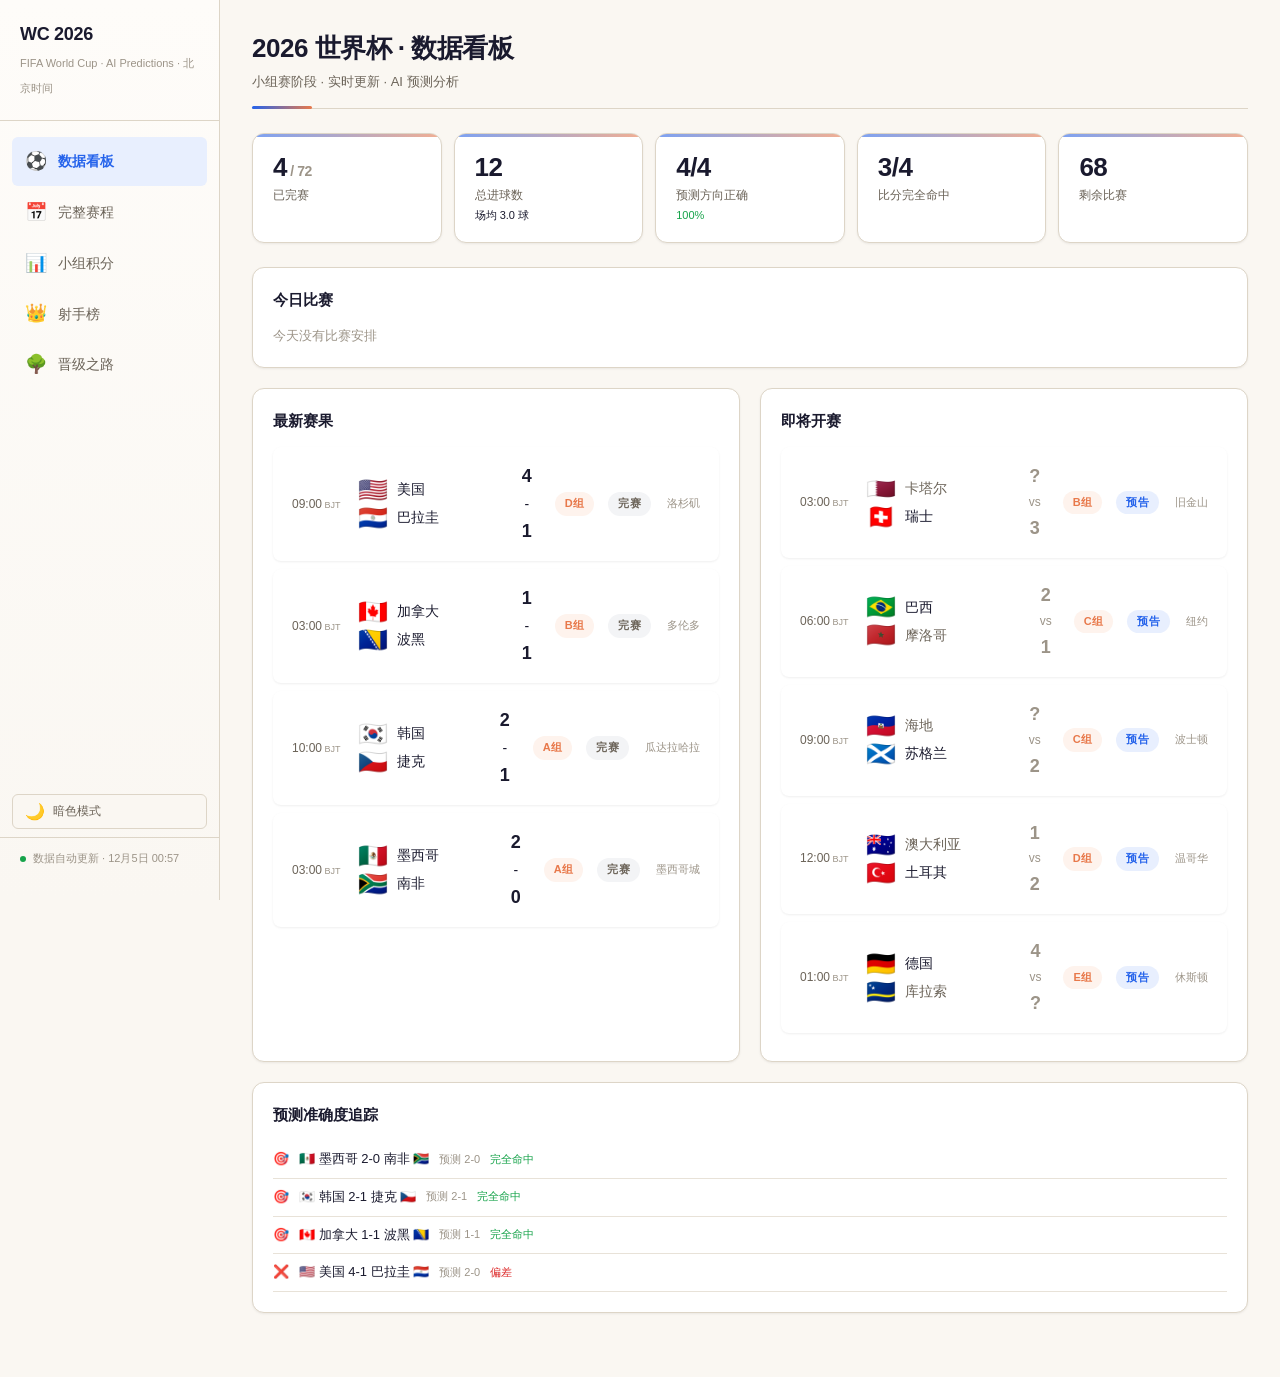
<file: index.html>
<!DOCTYPE html>
<html lang="zh-CN">
<head>
<meta charset="UTF-8">
<meta name="viewport" content="width=device-width, initial-scale=1.0">
<meta name="page" content="index">
<title>2026 世界杯 · 数据看板</title>
<link rel="stylesheet" href="css/style.css">
</head>
<body>
<div class="app-layout">

<nav class="sidebar" id="sidebar"></nav>

<main class="main-content">
  <div class="page-header">
    <h1>2026 世界杯 · 数据看板</h1>
    <p>小组赛阶段 · 实时更新 · AI 预测分析</p>
  </div>

  <!-- Stats Row -->
  <div class="stats-grid" id="statsRow"></div>

  <!-- Today's Matches -->
  <div class="card" style="margin-bottom:20px">
    <div class="card-header">
      <span class="card-title">今日比赛</span>
      <span class="badge badge-live" id="liveBadge" style="display:none"><span class="live-dot"></span>LIVE</span>
    </div>
    <div id="todayMatches"><p style="color:var(--text-muted);font-size:13px">今天没有比赛安排</p></div>
  </div>

  <!-- Recent Results + Upcoming -->
  <div class="grid-2" style="margin-top:20px">
    <div class="card">
      <div class="card-header"><span class="card-title">最新赛果</span></div>
      <div id="recentResults"></div>
    </div>
    <div class="card">
      <div class="card-header"><span class="card-title">即将开赛</span></div>
      <div id="upcomingMatches"></div>
    </div>
  </div>

  <!-- Prediction accuracy -->
  <div class="card" style="margin-top:20px">
    <div class="card-header"><span class="card-title">预测准确度追踪</span></div>
    <div id="predictionAccuracy">
      <p style="color:var(--text-muted);font-size:13px">随着比赛进行,这里将追踪预测 vs 真实结果的偏差</p>
    </div>
  </div>
</main>

</div>

<script src="js/data.js"></script>

<script src="js/squads.js"></script>
<script src="js/ratings.js"></script>
<script src="js/shared.js"></script>
<script>
// === Stats ===
(function() {
  const finished = getFinishedMatches();
  const upcoming = getUpcomingMatches();
  const totalGoals = finished.reduce((s,m) => s + (m.score?.h||0) + (m.score?.a||0), 0);
  const avgGoals = finished.length ? (totalGoals / finished.length).toFixed(1) : "—";

  // Check prediction accuracy for finished matches
  let correctResults = 0, exactScores = 0;
  finished.forEach(m => {
    const pred = m.prediction;
    const real = m.score;
    if (!real) return;
    const predWinner = pred.h > pred.a ? 'h' : pred.h < pred.a ? 'a' : 'd';
    const realWinner = real.h > real.a ? 'h' : real.h < real.a ? 'a' : 'd';
    if (predWinner === realWinner) correctResults++;
    if (pred.h === real.h && pred.a === real.a) exactScores++;
  });

  document.getElementById('statsRow').innerHTML = `
    <div class="stat-card"><div class="stat-value">${finished.length}<span style="font-size:14px;color:var(--text-muted)"> / 72</span></div><div class="stat-label">已完赛</div></div>
    <div class="stat-card"><div class="stat-value">${totalGoals}</div><div class="stat-label">总进球数</div><div class="stat-sub">场均 ${avgGoals} 球</div></div>
    <div class="stat-card"><div class="stat-value">${correctResults}/${finished.length||0}</div><div class="stat-label">预测方向正确</div><div class="stat-sub ${correctResults===finished.length&&finished.length>0?'up':'down'}">${finished.length?(correctResults/finished.length*100).toFixed(0)+'%':'-'}</div></div>
    <div class="stat-card"><div class="stat-value">${exactScores}/${finished.length||0}</div><div class="stat-label">比分完全命中</div></div>
    <div class="stat-card"><div class="stat-value">${upcoming.length}</div><div class="stat-label">剩余比赛</div></div>
  `;

  // Today
  const today = new Date().toISOString().split('T')[0];
  const todayM = getMatchesByDate(today);
  const cont = document.getElementById('todayMatches');
  if (todayM.length === 0) {
    cont.innerHTML = '<p style="color:var(--text-muted);font-size:13px">今天没有比赛安排</p>';
  } else {
    cont.innerHTML = todayM.map(m => matchRowHTML(m)).join('');
    const liveCount = todayM.filter(m => m.status === 'live').length;
    if (liveCount > 0) {
      document.getElementById('liveBadge').style.display = 'inline-flex';
    }
  }

  // Recent (last 5 finished)
  const recent = finished.slice(-5).reverse();
  document.getElementById('recentResults').innerHTML = recent.length
    ? recent.map(m => matchRowHTML(m)).join('')
    : '<p style="color:var(--text-muted);font-size:13px">暂无完赛数据</p>';

  // Upcoming (next 5)
  const next = upcoming.slice(0, 5);
  document.getElementById('upcomingMatches').innerHTML = next.length
    ? next.map(m => matchRowHTML(m)).join('')
    : '<p style="color:var(--text-muted);font-size:13px">暂无后续比赛</p>';

  // Prediction accuracy detail
  if (finished.length > 0) {
    let html = '<div style="margin-top:8px">';
    finished.forEach(m => {
      const pred = m.prediction;
      const real = m.score;
      const home = TEAMS[m.home], away = TEAMS[m.away];
      const correct = (pred.h > pred.a) === (real.h > real.a) && (pred.h === real.h || pred.a === real.a || (pred.h-pred.a) === (real.h-real.a));
      const icon = pred.h === real.h && pred.a === real.a ? '🎯' : correct ? '✅' : '❌';
      const upset = isUpset(m);
      html += `<div style="display:flex;align-items:center;gap:10px;padding:8px 0;border-bottom:1px solid var(--border);font-size:13px;flex-wrap:wrap">
        <span>${icon}</span>
        <span>${home.flag} ${home.name} ${real.h}-${real.a} ${away.name} ${away.flag}</span>
        <span style="color:var(--text-muted);font-size:11px">预测 ${pred.h}-${pred.a}</span>
        <span style="color:${correct?'var(--green)':'var(--red)'};font-size:11px">${pred.h===real.h&&pred.a===real.a?'完全命中':correct?'方向正确':'偏差'}</span>
        ${upset ? `<span class="badge" style="background:var(--red-light);color:var(--red);font-size:10px" title="${upset.desc}">${upset.level==='major'?'⚠ 大冷门':'⚠ 冷门'}</span>` : ''}
      </div>`;
    });
    html += '</div>';
    document.getElementById('predictionAccuracy').innerHTML = html;
  }
})();
</script>
</body>
</html>
</file>
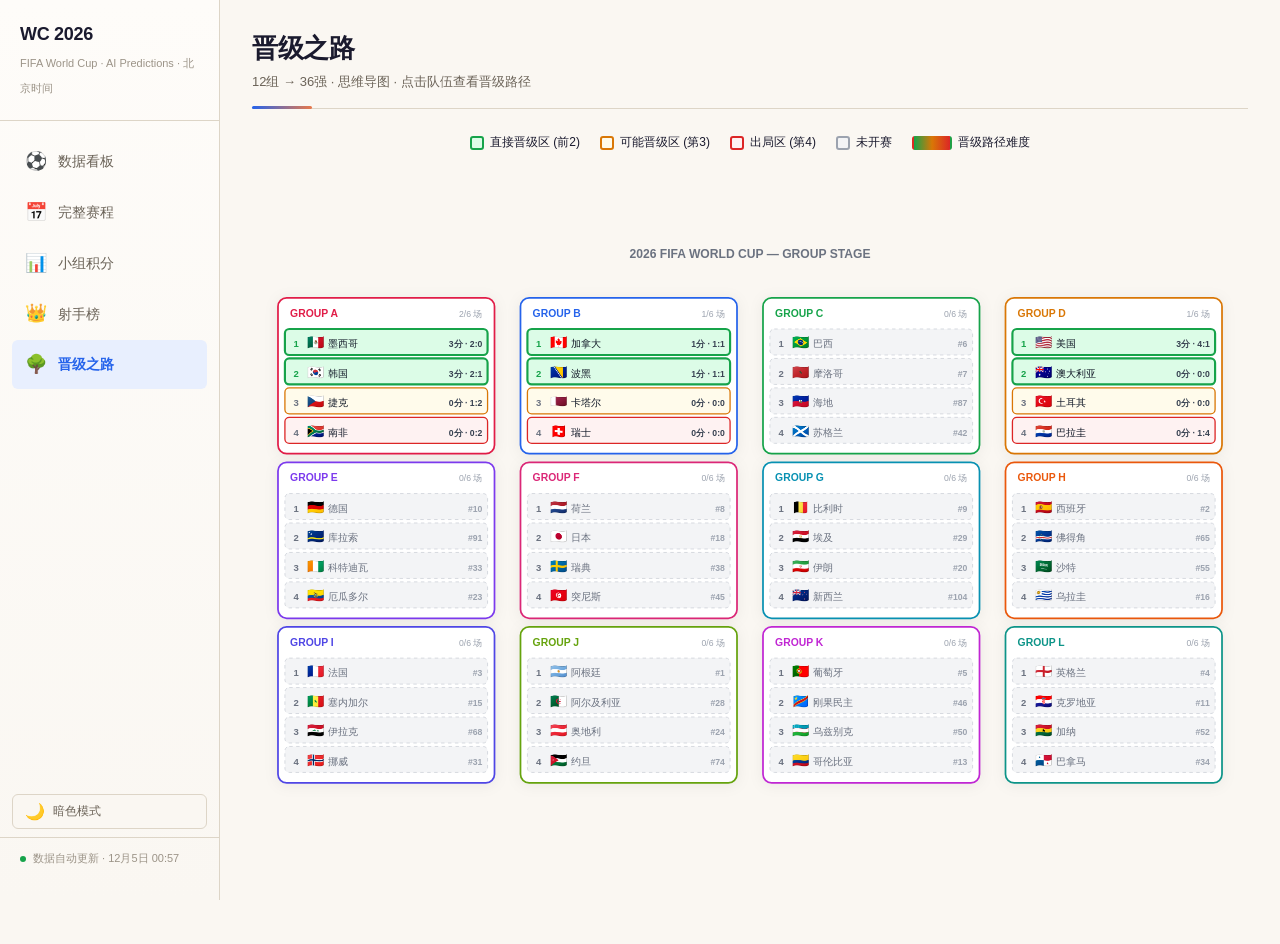
<file: bracket.html>
<!DOCTYPE html>
<html lang="zh-CN">
<head>
<meta charset="UTF-8">
<meta name="viewport" content="width=device-width, initial-scale=1.0">
<meta name="page" content="bracket">
<title>2026 世界杯 · 晋级之路</title>
<link rel="stylesheet" href="css/style.css">
<style>
  .bracket-container {
    position: relative;
    overflow-x: auto;
    padding: 20px 0;
  }
  .bracket-svg { min-width: 100%; }

  /* Group node */
  .group-node { cursor: pointer; transition: transform .2s; }
  .group-node:hover { transform: scale(1.02); }

  .team-rect { transition: all .2s; }
  .team-rect:hover { filter: brightness(.95); }
  .team-rect.qualified { stroke-width: 2.5; }
  .team-rect.eliminated { opacity: .4; }

  /* Legend */
  .bracket-legend {
    display: flex;
    gap: 20px;
    justify-content: center;
    margin-bottom: 20px;
    font-size: 12px;
    flex-wrap: wrap;
  }
  .bracket-legend-item {
    display: flex;
    align-items: center;
    gap: 6px;
  }
  .legend-swatch {
    width: 14px; height: 14px;
    border-radius: 3px;
    border: 2px solid;
  }

  /* Tooltip */
  .bracket-tooltip {
    position: fixed;
    background: var(--text);
    color: #fff;
    padding: 12px 16px;
    border-radius: var(--radius-xs);
    font-size: 12px;
    pointer-events: none;
    z-index: 999;
    opacity: 0;
    transition: opacity .15s;
    max-width: 260px;
    line-height: 1.6;
  }
  .bracket-tooltip.show { opacity: 1; }

  /* Info panel */
  .info-panel {
    position: fixed;
    right: 24px;
    top: 50%;
    transform: translateY(-50%);
    width: 280px;
    background: var(--card);
    border-radius: var(--radius);
    box-shadow: var(--shadow-lg);
    padding: 0;
    z-index: 100;
    display: none;
    overflow: hidden;
  }
  .info-panel.show { display: block; }
  .info-panel-header {
    background: var(--accent);
    color: #fff;
    padding: 12px 16px;
    font-weight: 600;
    font-size: 14px;
  }
  .info-panel-body { padding: 16px; font-size: 13px; line-height: 1.8; }
  .info-panel-close {
    position: absolute;
    right: 12px;
    top: 10px;
    background: none;
    border: none;
    color: #fff;
    cursor: pointer;
    font-size: 18px;
    opacity: .7;
  }
  .info-panel-close:hover { opacity: 1; }

  /* Responsive */
  @media (max-width: 768px) {
    .info-panel { right: 8px; width: 260px; }
  }
</style>
</head>
<body>
<div class="app-layout">

<nav class="sidebar" id="sidebar"></nav>

<main class="main-content">
  <div class="page-header">
    <h1>晋级之路</h1>
    <p>12组 → 36强 · 思维导图 · 点击队伍查看晋级路径</p>
  </div>

  <div class="bracket-legend">
    <div class="bracket-legend-item"><div class="legend-swatch" style="background:#dcfce7;border-color:#16a34a"></div> 直接晋级区 (前2)</div>
    <div class="bracket-legend-item"><div class="legend-swatch" style="background:#fffbeb;border-color:#d97706"></div> 可能晋级区 (第3)</div>
    <div class="bracket-legend-item"><div class="legend-swatch" style="background:#fef2f2;border-color:#dc2626"></div> 出局区 (第4)</div>
    <div class="bracket-legend-item"><div class="legend-swatch" style="background:#f3f4f6;border-color:#9ca3af"></div> 未开赛</div>
    <div class="bracket-legend-item"><div class="legend-swatch" style="background:linear-gradient(90deg,#16a34a,#d97706,#dc2626);border-color:transparent;width:40px"></div> 晋级路径难度</div>
  </div>

  <div class="bracket-container" id="bracketContainer">
    <svg class="bracket-svg" id="bracketSvg"></svg>
  </div>

  <div class="info-panel" id="infoPanel">
    <div class="info-panel-header" id="infoPanelHeader">队伍详情</div>
    <button class="info-panel-close" onclick="document.getElementById('infoPanel').classList.remove('show')">✕</button>
    <div class="info-panel-body" id="infoPanelBody"></div>
  </div>
</main>

</div>

<div class="bracket-tooltip" id="tooltip"></div>

<script src="js/data.js"></script>

<script src="js/squads.js"></script>
<script src="js/ratings.js"></script>
<script src="js/shared.js"></script>
<script>
// ============================================================
// Mind-map bracket visualization
// ============================================================

const GROUPS_ORDER = ['A','B','C','D','E','F','G','H','I','J','K','L'];
const GROUP_COLORS = {
  A:'#e11d48', B:'#2563eb', C:'#16a34a', D:'#d97706',
  E:'#7c3aed', F:'#db2777', G:'#0891b2', H:'#ea580c',
  I:'#4f46e5', J:'#65a30d', K:'#c026d3', L:'#0d9488'
};

// Layout constants
const GRID_COLS = 4;
const CELL_W = 250, CELL_H = 180;
const GAP_X = 30, GAP_Y = 10;
const PADDING = 30;

function buildBracket() {
  const svg = document.getElementById('bracketSvg');
  const rows = Math.ceil(GROUPS_ORDER.length / GRID_COLS);
  const totalW = GRID_COLS * CELL_W + (GRID_COLS - 1) * GAP_X + PADDING * 2;
  const totalH = rows * CELL_H + (rows - 1) * GAP_Y + PADDING * 2 + 40;

  svg.setAttribute('viewBox', `0 0 ${totalW} ${totalH}`);
  svg.setAttribute('width', '100%');
  svg.setAttribute('height', totalH);
  svg.innerHTML = '';

  // Title
  const title = document.createElementNS('http://www.w3.org/2000/svg', 'text');
  title.setAttribute('x', totalW/2);
  title.setAttribute('y', 24);
  title.setAttribute('text-anchor', 'middle');
  title.setAttribute('font-size', '14');
  title.setAttribute('font-weight', '700');
  title.setAttribute('fill', '#6b7280');
  title.textContent = '2026 FIFA WORLD CUP — GROUP STAGE';
  svg.appendChild(title);

  // Group cards
  GROUPS_ORDER.forEach((g, idx) => {
    const row = Math.floor(idx / GRID_COLS);
    const col = idx % GRID_COLS;
    const x = PADDING + col * (CELL_W + GAP_X);
    const y = PADDING + 40 + row * (CELL_H + GAP_Y);
    const color = GROUP_COLORS[g];
    const standings = getGroupStandings(g);
    const finishedMatches = getMatchesByGroup(g).filter(m => m.status === 'finished');

    // Group background
    const bg = document.createElementNS('http://www.w3.org/2000/svg', 'rect');
    bg.setAttribute('x', x);
    bg.setAttribute('y', y);
    bg.setAttribute('width', CELL_W);
    bg.setAttribute('height', CELL_H);
    bg.setAttribute('rx', '10');
    bg.setAttribute('fill', '#fff');
    bg.setAttribute('stroke', color);
    bg.setAttribute('stroke-width', '2');
    bg.setAttribute('filter', 'drop-shadow(0 2px 8px rgba(0,0,0,.06))');
    svg.appendChild(bg);

    // Group label
    const label = document.createElementNS('http://www.w3.org/2000/svg', 'text');
    label.setAttribute('x', x + 14);
    label.setAttribute('y', y + 22);
    label.setAttribute('font-size', '12');
    label.setAttribute('font-weight', '700');
    label.setAttribute('fill', color);
    label.textContent = `GROUP ${g}`;
    svg.appendChild(label);

    // Match count badge
    const badge = document.createElementNS('http://www.w3.org/2000/svg', 'text');
    badge.setAttribute('x', x + CELL_W - 14);
    badge.setAttribute('y', y + 22);
    badge.setAttribute('text-anchor', 'end');
    badge.setAttribute('font-size', '10');
    badge.setAttribute('fill', '#9ca3af');
    badge.textContent = `${finishedMatches.length}/6 场`;
    svg.appendChild(badge);

    // Teams
    standings.forEach((t, ti) => {
      const ty = y + 38 + ti * 34;

      // Determine zone
      let zoneColor = '#f3f4f6', zoneBorder = '#d1d5db';
      if (finishedMatches.length > 0) {
        if (ti === 0 || ti === 1) { zoneColor = '#dcfce7'; zoneBorder = '#16a34a'; }
        else if (ti === 2) { zoneColor = '#fffbeb'; zoneBorder = '#d97706'; }
        else { zoneColor = '#fef2f2'; zoneBorder = '#dc2626'; }
      }

      // Row bg
      const rowBg = document.createElementNS('http://www.w3.org/2000/svg', 'rect');
      rowBg.setAttribute('x', x + 8);
      rowBg.setAttribute('y', ty - 2);
      rowBg.setAttribute('width', CELL_W - 16);
      rowBg.setAttribute('height', '30');
      rowBg.setAttribute('rx', '5');
      rowBg.setAttribute('fill', zoneColor);
      rowBg.setAttribute('stroke', zoneBorder);
      rowBg.setAttribute('stroke-width', finishedMatches.length > 0 ? '1.5' : '1');
      rowBg.setAttribute('stroke-dasharray', finishedMatches.length === 0 ? '4' : 'none');
      rowBg.setAttribute('cursor', 'pointer');
      rowBg.setAttribute('data-group', g);
      rowBg.setAttribute('data-team', t.code);
      rowBg.classList.add('team-rect');
      if (ti < 2 && finishedMatches.length > 0) rowBg.classList.add('qualified');
      if (ti === 3 && finishedMatches.length > 0 && finishedMatches.length >= 4) rowBg.classList.add('eliminated');

      rowBg.addEventListener('click', (e) => {
        e.stopPropagation();
        showTeamModal(t.code);
      });
      rowBg.addEventListener('mouseenter', (e) => showTooltip(e, t, g, ti, finishedMatches));
      rowBg.addEventListener('mouseleave', hideTooltip);

      svg.appendChild(rowBg);

      // Rank number
      const rank = document.createElementNS('http://www.w3.org/2000/svg', 'text');
      rank.setAttribute('x', x + 18);
      rank.setAttribute('y', ty + 19);
      rank.setAttribute('font-size', '11');
      rank.setAttribute('font-weight', '600');
      rank.setAttribute('fill', ti < 2 && finishedMatches.length > 0 ? '#16a34a' : '#6b7280');
      rank.textContent = ti + 1;
      svg.appendChild(rank);

      // Flag
      const flag = document.createElementNS('http://www.w3.org/2000/svg', 'text');
      flag.setAttribute('x', x + 34);
      flag.setAttribute('y', ty + 19);
      flag.setAttribute('font-size', '16');
      flag.textContent = t.flag;
      svg.appendChild(flag);

      // Name
      const name = document.createElementNS('http://www.w3.org/2000/svg', 'text');
      name.setAttribute('x', x + 58);
      name.setAttribute('y', ty + 19);
      name.setAttribute('font-size', '12');
      name.setAttribute('font-weight', '500');
      name.setAttribute('fill', finishedMatches.length === 0 ? '#6b7280' : '#111827');
      name.textContent = t.name;
      svg.appendChild(name);

      // Stats
      const statsX = x + CELL_W - 14;
      const stats = document.createElementNS('http://www.w3.org/2000/svg', 'text');
      stats.setAttribute('x', statsX);
      stats.setAttribute('y', ty + 19);
      stats.setAttribute('text-anchor', 'end');
      stats.setAttribute('font-size', '10');
      stats.setAttribute('font-weight', '600');
      if (finishedMatches.length === 0) {
        stats.setAttribute('fill', '#9ca3af');
        stats.textContent = `#${t.rank}`;
      } else {
        stats.setAttribute('fill', '#374151');
        stats.textContent = `${t.pts}分 · ${t.gf}:${t.ga}`;
      }
      svg.appendChild(stats);
    });
  });

  // Add connecting lines between groups if there are enough finished matches
  // This hints at the Round of 32 cross-group matchups
}

function showTeamInfo(t, group, finishedMatches) {
  const panel = document.getElementById('infoPanel');
  const header = document.getElementById('infoPanelHeader');
  const body = document.getElementById('infoPanelBody');

  header.textContent = `${t.flag} ${t.name} · ${group}组`;

  const teamMatches = MATCHES.filter(m =>
    m.group === group && (m.home === t.code || m.away === t.code)
  );

  let html = `
    <div style="margin-bottom:10px">
      <strong>FIFA 排名:</strong> #${t.rank}<br>
      <strong>战绩:</strong> ${t.pld}赛 ${t.w}胜 ${t.d}平 ${t.l}负 · ${t.pts}分<br>
      <strong>进球/失球:</strong> ${t.gf}/${t.ga} (${t.gd >= 0 ? '+' : ''}${t.gd})
    </div>
    <div style="font-size:11px;color:var(--text-muted);margin-bottom:8px">比赛记录:</div>
  `;

  teamMatches.forEach(m => {
    const opp = m.home === t.code ? TEAMS[m.away] : TEAMS[m.home];
    const isHome = m.home === t.code;
    if (m.status === 'finished') {
      const myScore = isHome ? m.score.h : m.score.a;
      const oppScore = isHome ? m.score.a : m.score.h;
      const result = myScore > oppScore ? '胜' : myScore < oppScore ? '负' : '平';
      const resultColor = result === '胜' ? 'var(--green)' : result === '负' ? 'var(--red)' : 'var(--amber)';
      html += `<div style="font-size:11px;padding:3px 0">${m.date} ${isHome?'vs':'@'} ${opp.flag} ${opp.name} <span style="color:${resultColor};font-weight:600">${result} ${myScore}-${oppScore}</span></div>`;
    } else {
      html += `<div style="font-size:11px;padding:3px 0;color:var(--text-muted)">${m.date} ${isHome?'vs':'@'} ${opp.flag} ${opp.name} — 待进行</div>`;
    }
  });

  // Round of 32 path analysis
  if (t.pld > 0) {
    html += `<div style="margin-top:10px;font-size:11px;color:var(--text-secondary);border-top:1px solid var(--border);padding-top:8px">`;
    if (t.pts >= 4 || (t.pld === 2 && t.pts >= 3)) {
      html += `📈 晋级形势: 大概率晋级36强<br>`;
    } else if (t.pts === 0 && t.pld >= 2) {
      html += `📉 晋级形势: 基本无缘晋级<br>`;
    } else {
      html += `⚖️ 晋级形势: 待定,后续比赛关键<br>`;
    }
    // Projected R32 opponent based on group and position
    const posInGroup = getGroupStandings(group).findIndex(s => s.code === t.code) + 1;
    html += `当前小组排名: 第${posInGroup}名<br>`;
    html += `淘汰赛路径: ${getBracketPath(group, posInGroup)}`;
    html += `</div>`;
  }

  body.innerHTML = html;
  panel.classList.add('show');
}

function getBracketPath(group, pos) {
  // Simplified bracket path mapping for 48-team format
  // Top 2 from each group + 8 best 3rd place teams advance (36 teams → Round of 32)
  const paths = {
    1: '直接晋级 → 1/16决赛对阵某小组第3名 → 路径较优',
    2: '直接晋级 → 1/16决赛对阵某小组第1名 → 首轮考验较大',
    3: '需比较成绩 → 8个最佳小组第3晋级 → 路径不确定'
  };
  return paths[pos] || '待定';
}

function showTooltip(e, t, group, pos, finishedMatches) {
  const tooltip = document.getElementById('tooltip');
  tooltip.innerHTML = `
    <strong>${t.flag} ${t.name}</strong><br>
    FIFA #${t.rank} · ${group}组<br>
    ${finishedMatches.length > 0 ? `${t.pld}场 ${t.pts}分 · 进${t.gf}失${t.ga}` : '尚未开赛'}
  `;
  tooltip.classList.add('show');
  document.addEventListener('mousemove', moveTooltip);
}

function moveTooltip(e) {
  const t = document.getElementById('tooltip');
  t.style.left = (e.clientX + 16) + 'px';
  t.style.top = (e.clientY - 40) + 'px';
}

function hideTooltip() {
  document.getElementById('tooltip').classList.remove('show');
  document.removeEventListener('mousemove', moveTooltip);
}

// Init
buildBracket();
</script>
</body>
</html>
</file>
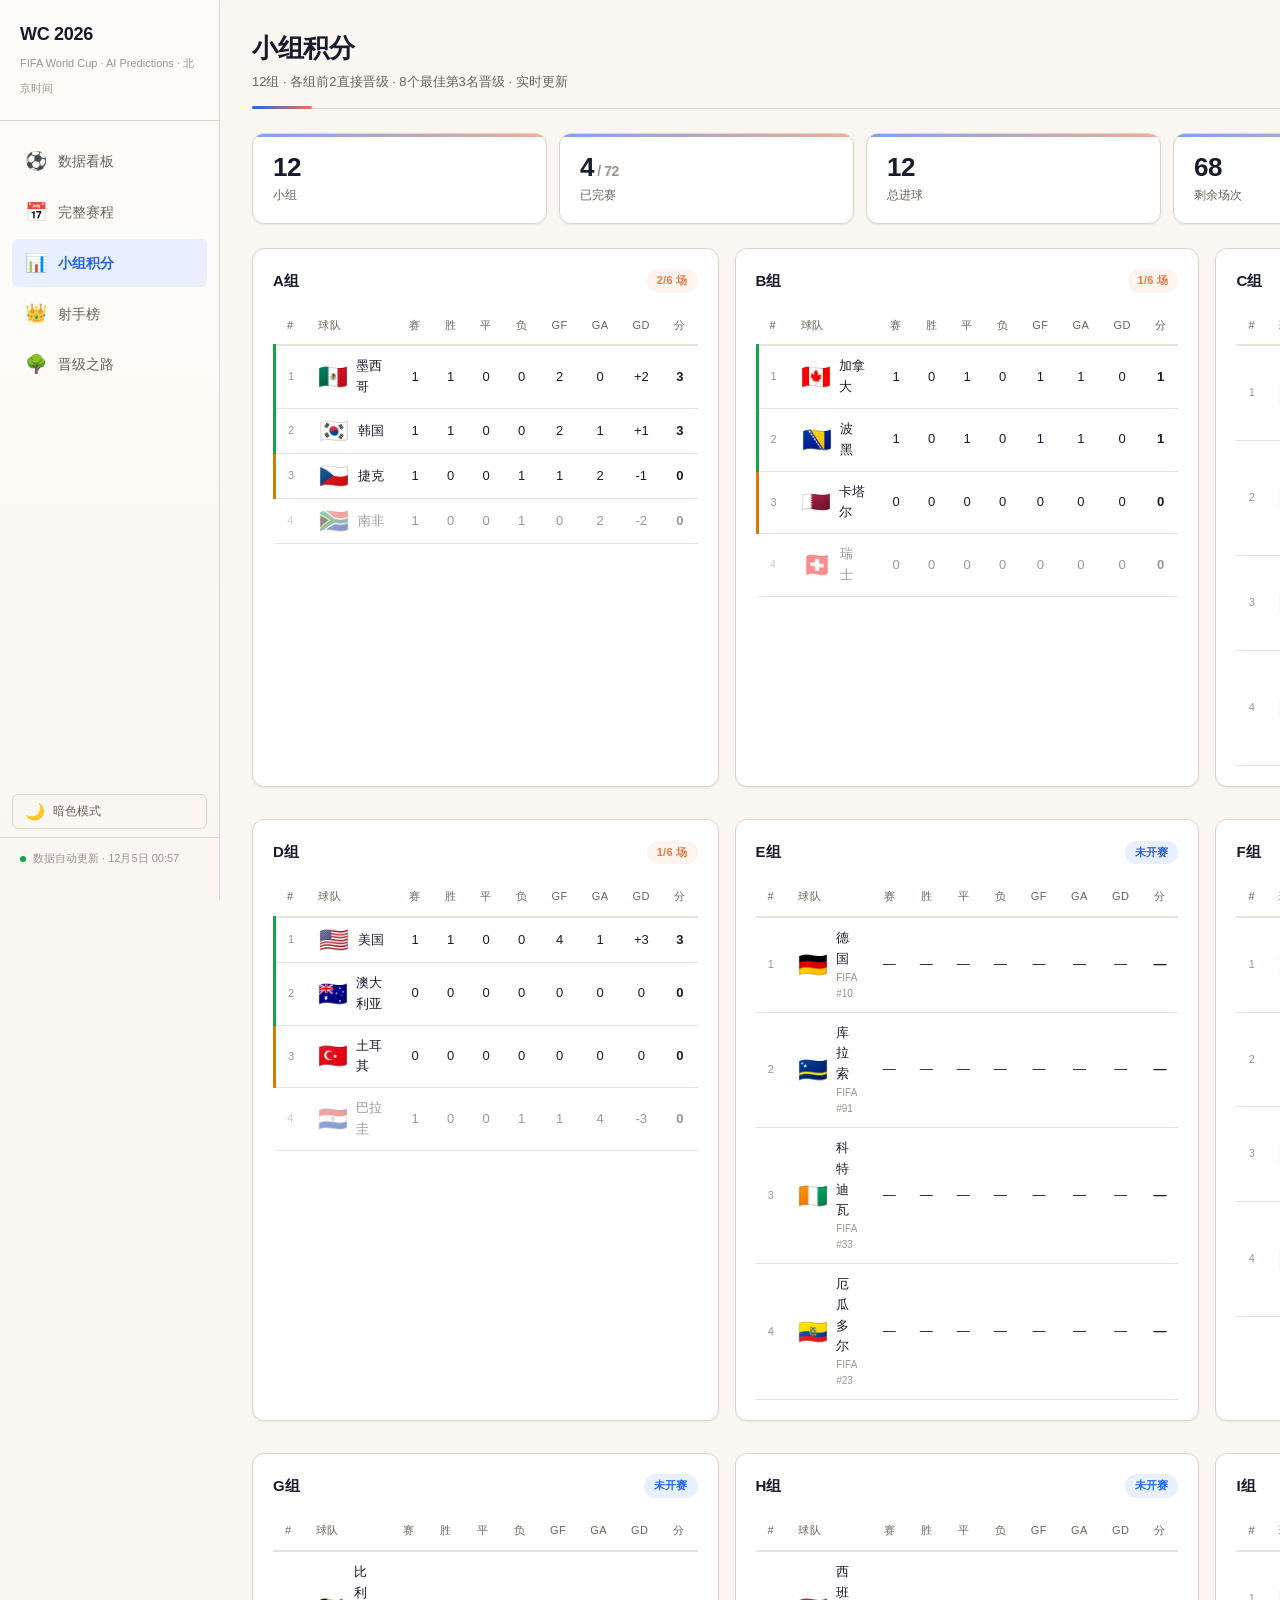
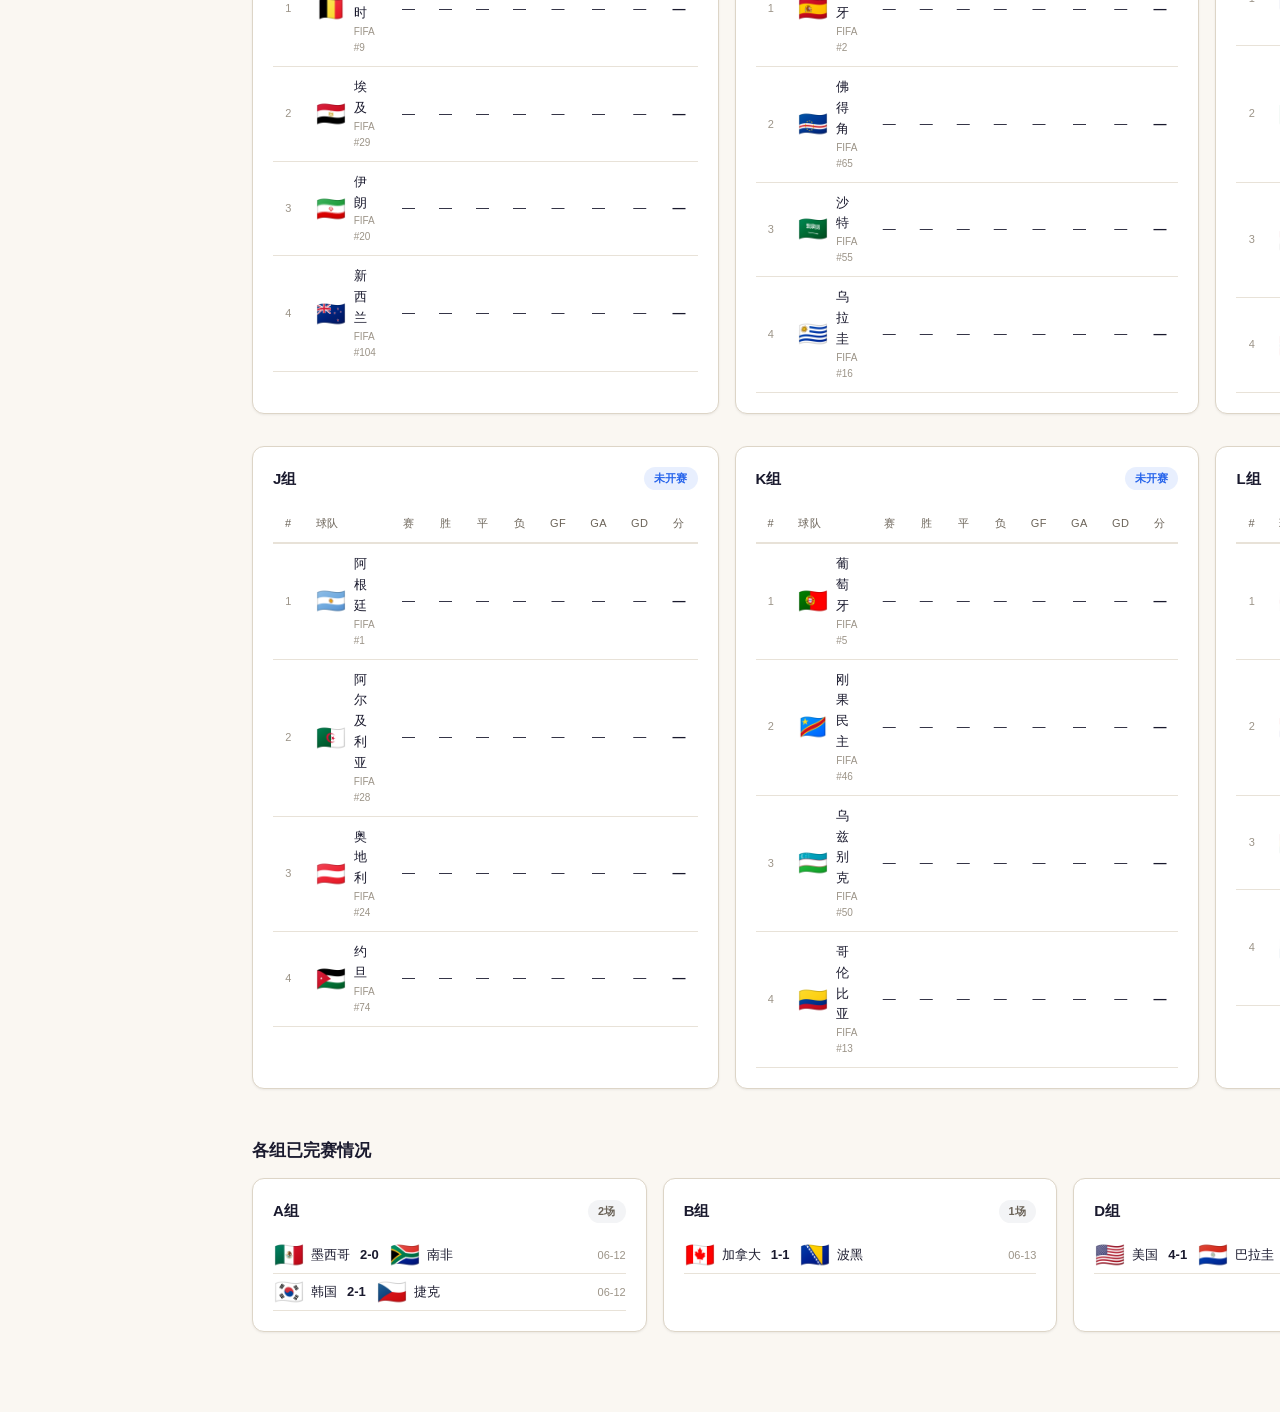
<file: groups.html>
<!DOCTYPE html>
<html lang="zh-CN">
<head>
<meta charset="UTF-8">
<meta name="viewport" content="width=device-width, initial-scale=1.0">
<meta name="page" content="groups">
<title>2026 世界杯 · 小组积分</title>
<link rel="stylesheet" href="css/style.css">
<style>
  tr.q-auto td:first-child { border-left: 3px solid var(--green); }
  tr.q-playoff td:first-child { border-left: 3px solid var(--amber); }
  tr.q-out { opacity: .45; }
</style>
</head>
<body>
<div class="app-layout">

<nav class="sidebar" id="sidebar"></nav>

<main class="main-content">
  <div class="page-header">
    <h1>小组积分</h1>
    <p>12组 · 各组前2直接晋级 · 8个最佳第3名晋级 · 实时更新</p>
  </div>

  <div class="stats-grid" id="statsBar"></div>

  <!-- Standings grid -->
  <div class="grid-3" id="groupCards"></div>

  <!-- Finished matches -->
  <div style="margin-top:32px">
    <h2 style="font-size:17px;font-weight:600;margin-bottom:14px">各组已完赛情况</h2>
    <div class="grid-3" id="finishedByGroup"></div>
  </div>
</main>

</div>

<script src="js/data.js"></script>

<script src="js/squads.js"></script>
<script src="js/ratings.js"></script>
<script src="js/shared.js"></script>
<script>
(function() {
  const groupLetters = Object.keys(GROUPS);
  const finishedMatches = getFinishedMatches();
  const totalGoals = finishedMatches.reduce((s,m) => s + m.score.h + m.score.a, 0);
  const remaining = MATCHES.filter(m => m.status !== 'finished').length;

  document.getElementById('statsBar').innerHTML = `
    <div class="stat-card"><div class="stat-value">12</div><div class="stat-label">小组</div></div>
    <div class="stat-card"><div class="stat-value">${finishedMatches.length}<span style="font-size:14px;color:var(--text-muted)"> / 72</span></div><div class="stat-label">已完赛</div></div>
    <div class="stat-card"><div class="stat-value">${totalGoals}</div><div class="stat-label">总进球</div></div>
    <div class="stat-card"><div class="stat-value">${remaining}</div><div class="stat-label">剩余场次</div></div>
  `;

  // Standings cards
  function fmtGD(gd) { return gd > 0 ? '+' + gd : String(gd); }

  document.getElementById('groupCards').innerHTML = groupLetters.map(g => {
    const standings = getGroupStandings(g);
    const gFinished = getMatchesByGroup(g).filter(m => m.status === 'finished');
    const hasAny = gFinished.length > 0;

    const badgeHTML = hasAny
      ? `<span class="badge badge-group">${gFinished.length}/6 场</span>`
      : '<span class="badge badge-upcoming">未开赛</span>';

    const rows = standings.map((t, i) => {
      let rowClass = '';
      if (hasAny) {
        if (i < 2) rowClass = 'q-auto';
        else if (i === 2) rowClass = 'q-playoff';
        else rowClass = 'q-out';
      }
      const dash = '—';
      return `<tr class="${rowClass}">
        <td style="text-align:center;font-size:11px;color:var(--text-muted);width:24px">${i+1}</td>
        <td>
          <div class="team-cell" onclick="showTeamModal('${t.code}')" title="查看${t.name}阵容" style="cursor:pointer">
            <span class="team-flag-sm">${t.flag}</span>
            <div>
              <span class="team-name-cell" style="border-bottom:1px dashed transparent;transition:border-color .15s" onmouseenter="this.style.borderBottomColor='var(--accent)'" onmouseleave="this.style.borderBottomColor='transparent'">${t.name}</span>
              ${!hasAny ? `<span style="font-size:10px;color:var(--text-muted);display:block">FIFA #${t.rank}</span>` : ''}
            </div>
          </div>
        </td>
        <td style="text-align:center">${hasAny ? t.pld : dash}</td>
        <td style="text-align:center">${hasAny ? t.w : dash}</td>
        <td style="text-align:center">${hasAny ? t.d : dash}</td>
        <td style="text-align:center">${hasAny ? t.l : dash}</td>
        <td style="text-align:center">${hasAny ? t.gf : dash}</td>
        <td style="text-align:center">${hasAny ? t.ga : dash}</td>
        <td style="text-align:center">${hasAny ? fmtGD(t.gd) : dash}</td>
        <td style="text-align:center;font-weight:700">${hasAny ? t.pts : dash}</td>
      </tr>`;
    }).join('');

    return `<div class="card" style="margin-bottom:16px">
      <div class="card-header">
        <span class="card-title">${g}组</span>
        ${badgeHTML}
      </div>
      <div class="table-wrap">
        <table>
          <thead><tr>
            <th style="width:24px;text-align:center">#</th>
            <th>球队</th>
            <th style="text-align:center">赛</th>
            <th style="text-align:center">胜</th>
            <th style="text-align:center">平</th>
            <th style="text-align:center">负</th>
            <th style="text-align:center">GF</th>
            <th style="text-align:center">GA</th>
            <th style="text-align:center">GD</th>
            <th style="text-align:center">分</th>
          </tr></thead>
          <tbody>${rows}</tbody>
        </table>
      </div>
    </div>`;
  }).join('');

  // Finished matches per group
  document.getElementById('finishedByGroup').innerHTML = groupLetters.map(g => {
    const gFinished = getMatchesByGroup(g).filter(m => m.status === 'finished');
    if (gFinished.length === 0) return '';

    const list = gFinished.map(m => {
      const home = TEAMS[m.home], away = TEAMS[m.away];
      return `<div style="display:flex;align-items:center;justify-content:space-between;padding:6px 0;border-bottom:1px solid var(--border);font-size:13px">
        <span style="display:flex;align-items:center;gap:6px">
          <span class="team-flag-sm">${home.flag}</span><span style="font-weight:500">${home.name}</span>
          <span style="font-weight:700;margin:0 4px">${m.score.h}-${m.score.a}</span>
          <span class="team-flag-sm">${away.flag}</span><span>${away.name}</span>
        </span>
        <span style="font-size:11px;color:var(--text-muted);white-space:nowrap">${m.date.slice(5)}</span>
      </div>`;
    }).join('');

    return `<div class="card" style="margin-bottom:16px">
      <div class="card-header">
        <span class="card-title">${g}组</span>
        <span class="badge badge-finished">${gFinished.length}场</span>
      </div>
      <div style="margin-top:4px">${list}</div>
    </div>`;
  }).join('');
})();
</script>
</body>
</html>
</file>
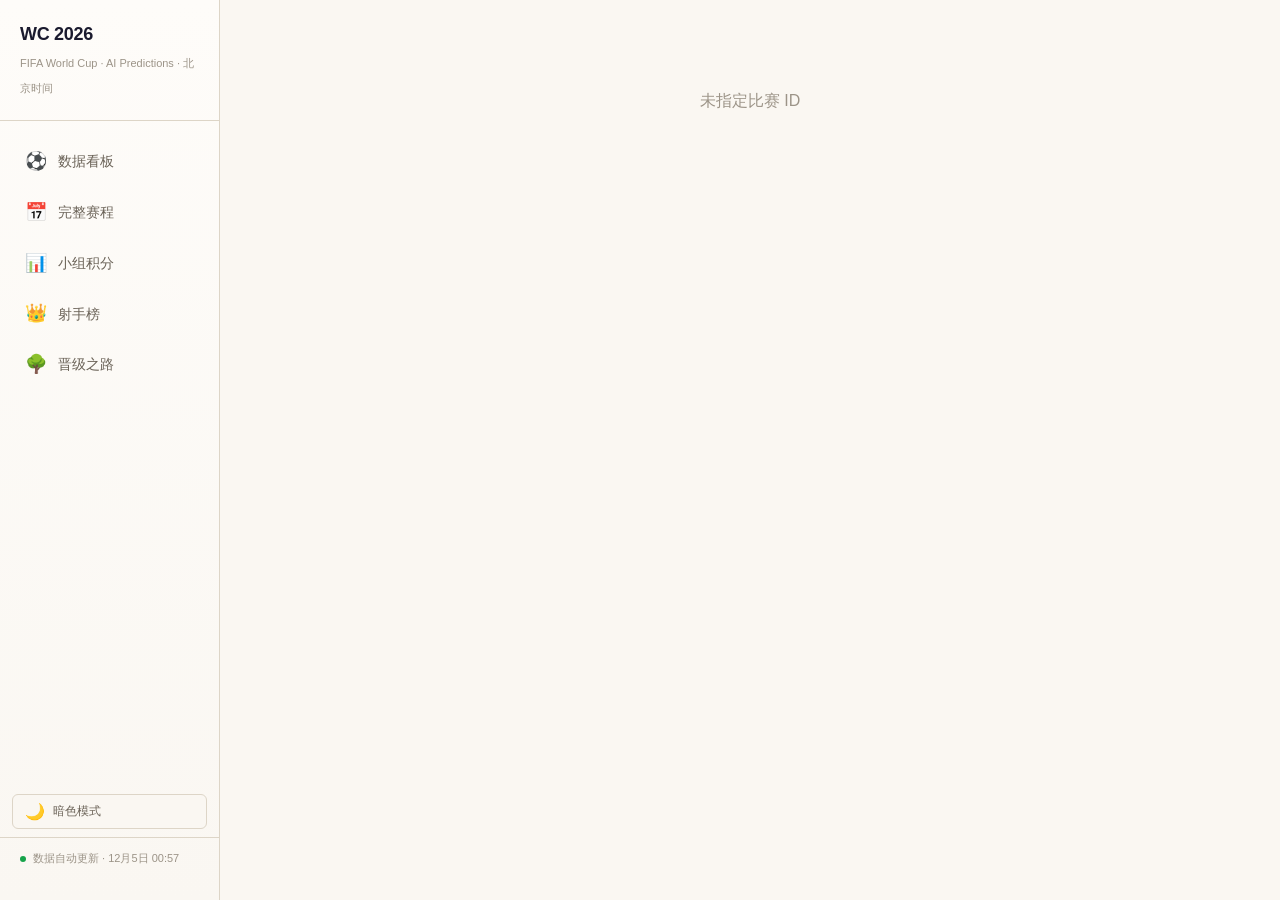
<file: match.html>
<!DOCTYPE html>
<html lang="zh-CN">
<head>
<meta charset="UTF-8">
<meta name="viewport" content="width=device-width, initial-scale=1.0">
<meta name="page" content="match">
<title>比赛详情 · 2026 世界杯</title>
<link rel="stylesheet" href="css/style.css">
<style>
  .timeline { position: relative; padding-left: 24px; }
  .timeline::before { content: ''; position: absolute; left: 8px; top: 4px; bottom: 4px; width: 2px; background: var(--border); }
  .tl-item { display: flex; align-items: flex-start; gap: 10px; padding: 6px 0; font-size: 13px; position: relative; }
  .tl-dot {
    position: absolute; left: -20px; top: 10px;
    width: 10px; height: 10px;
    border-radius: 50%;
    border: 2px solid;
    background: #fff;
  }
  .tl-dot.goal { border-color: var(--green); background: var(--green-light); }
  .tl-dot.red { border-color: var(--red); background: var(--red-light); }
  .tl-dot.yellow { border-color: var(--amber); background: var(--amber-light); }
  .tl-minute { font-weight: 700; min-width: 32px; color: var(--text); }
  .tl-event { flex: 1; }
  .tl-player { font-weight: 500; }
  .tl-type { font-size: 11px; color: var(--text-muted); margin-left: 4px; }

  .compare-grid { display: grid; grid-template-columns: 1fr 1fr; gap: 12px; margin: 12px 0; }
  .compare-item { padding: 12px; border-radius: var(--radius-xs); text-align: center; }
  .compare-item.pred { background: var(--accent-light); }
  .compare-item.real { background: var(--green-light); }
  .compare-label { font-size: 10px; text-transform: uppercase; letter-spacing: .5px; color: var(--text-secondary); }
  .compare-value { font-size: 22px; font-weight: 700; margin-top: 2px; }

  .path-flow { display: flex; align-items: center; gap: 8px; flex-wrap: wrap; font-size: 12px; padding: 12px 0; }
  .path-node { padding: 6px 12px; border-radius: 100px; font-weight: 500; white-space: nowrap; }
  .path-node.good { background: var(--green-light); color: var(--green); }
  .path-node.bad { background: var(--red-light); color: var(--red); }
  .path-node.neutral { background: #f3f4f6; color: var(--text-secondary); }
  .path-arrow { color: var(--text-muted); font-size: 16px; }

  /* Five-dimension bars */
  .dim-row { display: flex; align-items: center; gap: 8px; margin: 6px 0; font-size: 12px; }
  .dim-label { min-width: 60px; font-weight: 500; color: var(--text-secondary); }
  .dim-bars { flex: 1; display: flex; flex-direction: column; gap: 2px; }
  .dim-bar-wrap { display: flex; align-items: center; gap: 6px; }
  .dim-bar { height: 8px; border-radius: 4px; transition: width .6s ease; }
  .dim-bar.home { background: var(--accent); }
  .dim-bar.away { background: var(--accent-warm); }
  .dim-val { font-size: 10px; min-width: 24px; font-weight: 600; }
  .dim-val.home { color: var(--accent); }
  .dim-val.away { color: var(--accent-warm); }
  .dim-weight { font-size: 9px; color: var(--text-muted); min-width: 28px; }

  /* Confidence ring */
  .conf-ring {
    display: inline-flex;
    align-items: center;
    justify-content: center;
    width: 48px; height: 48px;
    border-radius: 50%;
    border: 3px solid var(--border);
    font-size: 14px; font-weight: 700;
  }
</style>
</head>
<body>
<div class="app-layout">

<nav class="sidebar" id="sidebar"></nav>

<main class="main-content" id="app">
  <div id="loading" style="text-align:center;padding:60px"><div class="spinner" style="margin:0 auto"></div><p style="margin-top:12px;color:var(--text-muted);font-size:13px">加载中...</p></div>
</main>

</div>

<script src="js/data.js"></script>
<script src="js/squads.js"></script>
<script src="js/ratings.js"></script>
<script src="js/shared.js"></script>
<script>
(function() {
  const params = new URLSearchParams(window.location.search);
  const matchId = params.get('id');
  const main = document.getElementById('app');

  if (!matchId) {
    main.innerHTML = '<div style="text-align:center;padding:60px;color:var(--text-muted)">未指定比赛 ID</div>';
    return;
  }

  const m = getMatch(matchId);
  if (!m) {
    main.innerHTML = `<div style="text-align:center;padding:60px;color:var(--text-muted)">比赛 ${matchId} 未找到</div>`;
    return;
  }

  const home = TEAMS[m.home], away = TEAMS[m.away];
  const pred = m.prediction;
  const isFinished = m.status === 'finished';
  const isLive = m.status === 'live';

  document.title = `${home.name} vs ${away.name} · 2026 世界杯`;

  let html = '';

  // --- Hero ---
  html += `<div class="card" style="margin-bottom:20px">
    <div class="detail-hero">
      <div class="detail-team">
        <div class="detail-flag">${home.flag}</div>
        <div class="detail-name">${home.name}</div>
        <div class="detail-rank">FIFA #${home.rank}</div>
      </div>
      <div style="text-align:center">
        ${isFinished ? `<div style="font-size:11px;color:var(--text-muted);margin-bottom:4px">最终比分</div>` : isLive ? `<span class="badge badge-live"><span class="live-dot"></span> LIVE</span>` : `<div style="font-size:11px;color:var(--text-muted);margin-bottom:4px">预测比分</div>`}
        <div style="display:flex;align-items:center;gap:12px">
          <span class="detail-score" style="color:${isFinished ? 'var(--text)' : 'var(--accent)'}">${isFinished ? m.score.h : pred.h}</span>
          <span class="detail-score-sep">—</span>
          <span class="detail-score" style="color:${isFinished ? 'var(--text)' : 'var(--accent)'}">${isFinished ? m.score.a : pred.a}</span>
        </div>
      </div>
      <div class="detail-team">
        <div class="detail-flag">${away.flag}</div>
        <div class="detail-name">${away.name}</div>
        <div class="detail-rank">FIFA #${away.rank}</div>
      </div>
    </div>
    <div class="detail-meta">
      ${m.date} · ${m.time} ET · ${m.group}组 · ${m.venue}
    </div>
  </div>`;

  // --- Timeline (finished matches) ---
  if (isFinished && m.events && m.events.length > 0) {
    html += `<div class="card" style="margin-bottom:20px">
      <div class="card-header"><span class="card-title">比赛进程</span></div>
      <div class="timeline">
        ${m.events.map(e => {
          const typeMap = { goal: 'goal', red_card: 'red', yellow_card: 'yellow' };
          const typeName = { goal: '进球 ⚽', red_card: '红牌 🟥', yellow_card: '黄牌 🟨' };
          const dotClass = typeMap[e.t] || 'yellow';
          return `<div class="tl-item">
            <div class="tl-dot ${dotClass}"></div>
            <span class="tl-minute">${e.m}'</span>
            <span class="tl-event"><span class="tl-player">${e.p}</span><span class="tl-type">${typeName[e.t] || e.t}</span></span>
          </div>`;
        }).join('')}
      </div>
    </div>`;
  }

  // --- Prediction vs Reality ---
  if (isFinished) {
    const predWinner = pred.h > pred.a ? 'h' : pred.h < pred.a ? 'a' : 'd';
    const realWinner = m.score.h > m.score.a ? 'h' : m.score.h < m.score.a ? 'a' : 'd';
    const correctResult = predWinner === realWinner;
    const exactScore = pred.h === m.score.h && pred.a === m.score.a;

    html += `<div class="card" style="margin-bottom:20px">
      <div class="card-header">
        <span class="card-title">预测 vs 真实对比</span>
        ${(() => { const upset = isUpset(m); return upset ? `<span class="badge" style="background:var(--red-light);color:var(--red);font-size:11px" title="${upset.desc}">${upset.label}</span>` : ''; })()}
      </div>
      <div class="compare-grid">
        <div class="compare-item pred">
          <div class="compare-label">AI 预测</div>
          <div class="compare-value">${pred.h} — ${pred.a}</div>
          <div style="font-size:11px;color:var(--text-secondary);margin-top:2px">${pred.hp}% / ${pred.dp}% / ${pred.ap}%</div>
        </div>
        <div class="compare-item real">
          <div class="compare-label">真实比分</div>
          <div class="compare-value">${m.score.h} — ${m.score.a}</div>
          <div style="font-size:11px;color:var(--text-secondary);margin-top:2px">${m.date}</div>
        </div>
      </div>
      <div class="analysis-box ${exactScore ? 'correct' : correctResult ? 'correct' : 'wrong'}">
        <strong>${exactScore ? '🎯 比分完全命中' : correctResult ? '✅ 胜负方向正确' : '❌ 预测偏差'}</strong><br>
        ${m.post_match || (exactScore ? `预测 ${pred.h}-${pred.a} 与实际比分完全一致。预测逻辑: ${pred.analysis}` :
          correctResult ? `预测胜负方向正确,但比分有偏差。预测 ${pred.h}-${pred.a},实际 ${m.score.h}-${m.score.a}。分析: ${pred.analysis}` :
          `预测方向出现偏差。原预测: ${pred.analysis}。实际结果与预测不符,可能原因: 球队临场状态、战术调整、红牌/伤病等因素影响了比赛走势。`)}
      </div>
    </div>`;

    // --- Post-Mortem (only for finished matches) ---
    const pm = generatePostMortem(m);
    if (pm) {
      html += `<div class="card" style="margin-bottom:20px">
        <div class="card-header">
          <span class="card-title">赛后复盘 · 五步诊断</span>
          <span style="font-size:11px;color:var(--text-muted)">AI 自动分析</span>
        </div>
        <div class="analysis-box" style="margin-top:0;font-weight:500;font-size:14px">
          📌 ${pm.summary}
        </div>
        <div style="display:grid;grid-template-columns:1fr 1fr;gap:10px;margin-top:12px">
          <div style="padding:12px;background:#fdfaf5;border-radius:8px;font-size:12px;line-height:1.7">
            <strong>1. 数据错误</strong><br>
            <span style="color:var(--text-secondary)">${pm.dataErrors[0]}</span>
          </div>
          <div style="padding:12px;background:#fdfaf5;border-radius:8px;font-size:12px;line-height:1.7">
            <strong>2. 权重失衡</strong><br>
            <span style="color:var(--text-secondary)">${pm.weightIssues[0]}</span>
          </div>
          <div style="padding:12px;background:#fdfaf5;border-radius:8px;font-size:12px;line-height:1.7">
            <strong>3. 未纳入因素</strong><br>
            <span style="color:var(--text-secondary)">${pm.missingFactors[0]}</span>
          </div>
          <div style="padding:12px;background:#fdfaf5;border-radius:8px;font-size:12px;line-height:1.7">
            <strong>4. 偶然性判断</strong><br>
            <span style="color:var(--text-secondary)">${pm.luckAnalysis}</span>
          </div>
        </div>
        <div style="margin-top:12px;padding:14px 16px;background:#fef3ed;border-radius:8px;border-left:3px solid var(--accent-warm)">
          <strong style="font-size:13px">5. 可执行改进动作</strong>
          <div style="font-size:12px;color:var(--text-secondary);margin-top:4px;line-height:1.7">
            ${pm.fixes.map((f,i) => `${i+1}. ${f}`).join('<br>')}
          </div>
        </div>
        ${pm.dimensionAnalysis ? `
        <div style="margin-top:12px;font-size:11px;color:var(--text-muted);display:flex;gap:16px;flex-wrap:wrap">
          ${pm.dimensionAnalysis.map(d => `
            <span>${d.label}: <strong style="color:${d.homeAdvantage>0?'var(--accent)':'var(--accent-warm)'}">${d.homeAdvantage>0?'+':''}${d.homeAdvantage}</strong> (${d.weight}%)</span>
          `).join('')}
        </div>` : ''}
      </div>`;
    }
  }

  // --- Prediction + Probabilities (upcoming) ---
  if (!isFinished) {
    html += `<div class="card" style="margin-bottom:20px">
      <div class="card-header"><span class="card-title">胜率预测</span></div>
      ${probBarsHTML(pred.hp, pred.dp, pred.ap, home.name, away.name)}
      <div class="analysis-box">
        <strong>预测分析</strong><br>
        ${pred.analysis}
      </div>
      <div style="margin-top:12px;font-size:12px;color:var(--text-secondary)">
        <strong>关键因素:</strong> ${pred.factors || '暂缺'}
      </div>
    </div>`;
  }

  // --- Odds ---
  if (m.odds) {
    const odds = m.odds;
    html += `<div class="card" style="margin-bottom:20px">
      <div class="card-header">
        <span class="card-title">实时赔率</span>
        <span style="font-size:11px;color:${oddsMoveColor(odds.move)}">${oddsMoveLabel(odds.move)}</span>
      </div>
      <div class="odds-grid">
        <div class="odds-item">
          <div class="odds-label">主胜</div>
          <div class="odds-value">${odds.h}</div>
          <div class="odds-move" style="color:${odds.move.includes('home') ? 'var(--green)' : 'var(--text-muted)'}">${odds.home_flow || ''}</div>
        </div>
        <div class="odds-item">
          <div class="odds-label">平局</div>
          <div class="odds-value">${odds.d}</div>
          <div class="odds-move" style="color:${odds.move.includes('draw') ? 'var(--amber)' : 'var(--text-muted)'}">${odds.draw_flow || ''}</div>
        </div>
        <div class="odds-item">
          <div class="odds-label">客胜</div>
          <div class="odds-value">${odds.a}</div>
          <div class="odds-move" style="color:${odds.move.includes('away') ? 'var(--green)' : 'var(--text-muted)'}">${odds.away_flow || ''}</div>
        </div>
      </div>
    </div>`;
  }

  // --- Five-Dimension Analysis ---
  const ratings = calcMatchRatings(m);
  const radar = getRadarData(ratings);

  html += `<div class="card" style="margin-bottom:20px">
    <div class="card-header">
      <span class="card-title">五维分析模型</span>
      <span style="font-size:11px;color:var(--text-muted)">综合置信度: <strong style="color:var(--accent)">${ratings.composite.confidence}%</strong></span>
    </div>
    <div style="display:flex;gap:24px;align-items:flex-start;flex-wrap:wrap">
      <div style="flex-shrink:0">
        <canvas id="radarCanvas" width="260" height="260"></canvas>
        <div style="text-align:center;font-size:10px;color:var(--text-muted);margin-top:4px">${home.flag} ${home.name} vs ${away.flag} ${away.name}</div>
      </div>
      <div style="flex:1;min-width:250px">
        ${renderDimensionBars(ratings, home, away)}
      </div>
    </div>
    <div style="margin-top:16px;padding-top:12px;border-top:1px solid var(--border);display:flex;align-items:center;gap:16px;font-size:13px;flex-wrap:wrap">
      <div style="display:flex;align-items:center;gap:6px">
        <span style="width:12px;height:12px;border-radius:50%;background:var(--accent)"></span>
        <span>${home.name}</span>
      </div>
      <div style="display:flex;align-items:center;gap:6px">
        <span style="width:12px;height:12px;border-radius:50%;background:var(--accent-warm)"></span>
        <span>${away.name}</span>
      </div>
      <span style="margin-left:auto;font-size:11px;color:var(--text-muted)">
        综合得分: ${home.name} <strong>${ratings.composite.homeTotal}</strong> — ${away.name} <strong>${ratings.composite.awayTotal}</strong>
      </span>
    </div>
  </div>

`;

  // --- Knockout Path Analysis ---
  html += `<div class="card" style="margin-bottom:20px">
    <div class="card-header"><span class="card-title">淘汰赛路径分析</span></div>
    <div style="font-size:13px;color:var(--text-secondary);line-height:1.8">
      ${getPathAnalysis(m, home, away)}
    </div>
  </div>`;

  // --- Group Context ---
  const groupStandings = getGroupStandings(m.group);
  html += `<div class="card">
    <div class="card-header"><span class="card-title">${m.group}组形势</span></div>
    <div class="table-wrap">
      <table>
        <thead><tr><th>#</th><th>球队</th><th>赛</th><th>胜</th><th>平</th><th>负</th><th>GF</th><th>GA</th><th>分</th></tr></thead>
        <tbody>
          ${groupStandings.map((t,i) => {
            const hasAny = t.pld > 0;
            return `<tr class="${i<2&&hasAny?'q-auto':i===2&&hasAny?'q-playoff':i===3&&hasAny?'q-out':''}">
              <td style="text-align:center;font-size:11px">${i+1}</td>
              <td><div class="team-cell"><span class="team-flag-sm">${t.flag}</span><span class="team-name-cell">${t.name}</span></div></td>
              <td style="text-align:center">${hasAny?t.pld:'—'}</td>
              <td style="text-align:center">${hasAny?t.w:'—'}</td>
              <td style="text-align:center">${hasAny?t.d:'—'}</td>
              <td style="text-align:center">${hasAny?t.l:'—'}</td>
              <td style="text-align:center">${hasAny?t.gf:'—'}</td>
              <td style="text-align:center">${hasAny?t.ga:'—'}</td>
              <td style="text-align:center;font-weight:700">${hasAny?t.pts:'—'}</td>
            </tr>`;
          }).join('')}
        </tbody>
      </table>
    </div>
  </div>`;

  main.innerHTML = html;

  function getPathAnalysis(match, home, away) {
    const g = match.group;
    const groupMatches = getMatchesByGroup(g);
    const remainingForGroup = groupMatches.filter(x => x.status !== 'finished').length;

    if (remainingForGroup > 5) {
      return `<p>小组赛刚刚开始,淘汰赛路径尚不明朗。关注后续比赛以了解具体对位。</p>
        <p style="margin-top:8px"><strong>${g}组头名</strong> → 1/16决赛对阵另一组第3名 (相对轻松)<br>
        <strong>${g}组第2名</strong> → 1/16决赛对阵另一组第1名 (挑战较大)<br>
        <strong>${g}组第3名</strong> → 需与其他组第3名比较成绩,8个最佳第3晋级</p>`;
    }

    // Analyze based on current standings
    const standings = getGroupStandings(g);
    const homePos = standings.findIndex(t => t.code === match.home) + 1;
    const awayPos = standings.findIndex(t => t.code === match.away) + 1;

    return `
      <p><strong>${home.name}</strong> 当前小组排名第 ${homePos} 名 — ${homePos <= 2 ? '处于直接晋级区' : homePos === 3 ? '处于附加晋级区' : '需连胜才能晋级'}</p>
      <p><strong>${away.name}</strong> 当前小组排名第 ${awayPos} 名 — ${awayPos <= 2 ? '处于直接晋级区' : awayPos === 3 ? '处于附加晋级区' : '需连胜才能晋级'}</p>
      <p style="margin-top:8px;font-size:12px;color:var(--text-muted)">48队制下,12个小组前2名(24队) + 8个最佳小组第3名 = 32强进入淘汰赛。小组排名直接影响淘汰赛首轮对手的强弱。</p>
    `;
  }
  // Draw radar chart
  setTimeout(function() {
    var c = document.getElementById('radarCanvas');
    if (c && radar && typeof drawRadarChart === 'function') {
      drawRadarChart(c, radar.home, radar.away, radar.labels);
    }
  }, 150);
})();

function drawRadarChart(canvas, homeData, awayData, labels) {
  var ctx = canvas.getContext('2d');
  var w = canvas.width, h = canvas.height;
  var cx = w / 2, cy = h / 2;
  var n = labels.length;
  var radius = 90;
  var angleStep = (Math.PI * 2) / n;

  ctx.clearRect(0, 0, w, h);

  for (var g = 1; g <= 4; g++) {
    var r = radius * g / 4;
    ctx.beginPath();
    for (var i = 0; i <= n; i++) {
      var a = angleStep * i - Math.PI / 2;
      var x = cx + r * Math.cos(a), y = cy + r * Math.sin(a);
      i === 0 ? ctx.moveTo(x, y) : ctx.lineTo(x, y);
    }
    ctx.closePath();
    ctx.strokeStyle = '#e5e7eb';
    ctx.lineWidth = 0.5;
    ctx.stroke();
  }

  for (var i = 0; i < n; i++) {
    var a = angleStep * i - Math.PI / 2;
    ctx.beginPath();
    ctx.moveTo(cx, cy);
    ctx.lineTo(cx + radius * Math.cos(a), cy + radius * Math.sin(a));
    ctx.strokeStyle = '#e5e7eb';
    ctx.lineWidth = 0.5;
    ctx.stroke();
  }

  ctx.fillStyle = '#6b7280';
  ctx.font = '10px -apple-system, sans-serif';
  ctx.textAlign = 'center';
  for (var i = 0; i < n; i++) {
    var a = angleStep * i - Math.PI / 2;
    ctx.fillText(labels[i], cx + (radius + 16) * Math.cos(a), cy + (radius + 16) * Math.sin(a) + 4);
  }

  function drawPoly(data, colorStr, alpha) {
    ctx.beginPath();
    for (var i = 0; i < n; i++) {
      var a = angleStep * i - Math.PI / 2;
      var r = radius * data[i] / 100;
      var x = cx + r * Math.cos(a), y = cy + r * Math.sin(a);
      i === 0 ? ctx.moveTo(x, y) : ctx.lineTo(x, y);
    }
    ctx.closePath();
    ctx.globalAlpha = alpha;
    ctx.fillStyle = colorStr;
    ctx.fill();
    ctx.globalAlpha = 1;
    ctx.lineWidth = 1.5;
    ctx.strokeStyle = colorStr;
    ctx.stroke();

    for (var i = 0; i < n; i++) {
      var a = angleStep * i - Math.PI / 2;
      var r = radius * data[i] / 100;
      ctx.beginPath();
      ctx.arc(cx + r * Math.cos(a), cy + r * Math.sin(a), 3, 0, Math.PI * 2);
      ctx.fillStyle = colorStr;
      ctx.fill();
    }
  }

  drawPoly(awayData, '#e8794b', 0.2);
  drawPoly(homeData, '#2563eb', 0.25);
}

function renderDimensionBars(ratings, home, away) {
  var dims = ratings.dimensions;
  var names = ['strength', 'tactical', 'form', 'tournament', 'model'];
  var labels = { strength: '球队实力', tactical: '战术风格', form: '近期状态', tournament: '赛会因素', model: '数据模型' };

  return names.map(function(key) {
    var d = dims[key];
    return '<div class="dim-row">' +
      '<span class="dim-label">' + labels[key] + '</span>' +
      '<span class="dim-weight">' + d.weight + '%</span>' +
      '<div class="dim-bars">' +
        '<div class="dim-bar-wrap">' +
          '<div class="dim-bar home" style="width:' + d.home + '%"></div>' +
          '<span class="dim-val home">' + d.home + '</span>' +
        '</div>' +
        '<div class="dim-bar-wrap">' +
          '<div class="dim-bar away" style="width:' + d.away + '%"></div>' +
          '<span class="dim-val away">' + d.away + '</span>' +
        '</div>' +
      '</div>' +
    '</div>';
  }).join('');
}
</script>
</body>
</html>
</file>
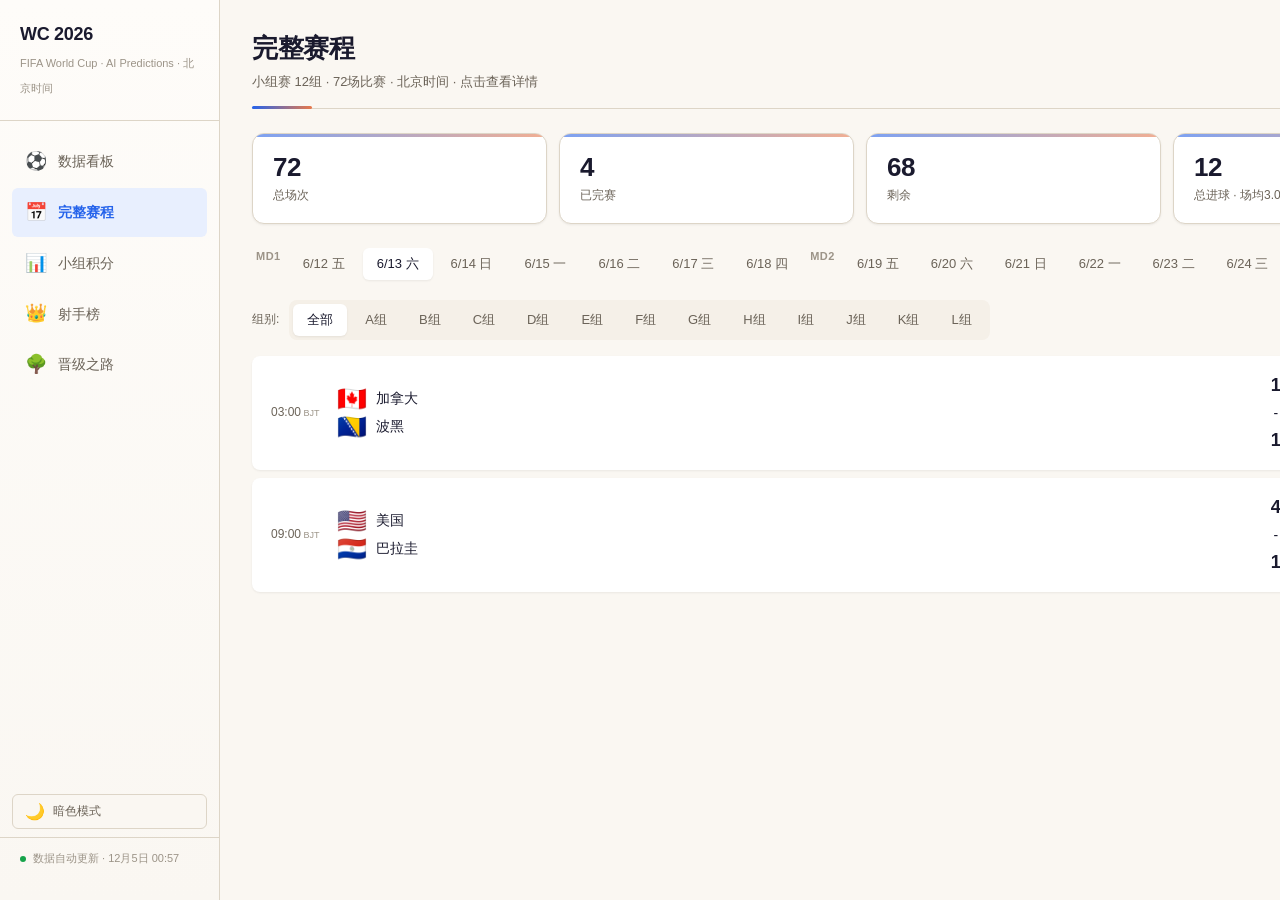
<file: schedule.html>
<!DOCTYPE html>
<html lang="zh-CN">
<head>
<meta charset="UTF-8">
<meta name="viewport" content="width=device-width, initial-scale=1.0">
<meta name="page" content="schedule">
<title>2026 世界杯 · 完整赛程</title>
<link rel="stylesheet" href="css/style.css">
<style>
  .date-tabs-wrap { overflow-x: auto; padding-bottom: 4px; margin-bottom: 16px; }
  .date-tabs-wrap::-webkit-scrollbar { height: 3px; }
  .date-tabs-wrap::-webkit-scrollbar-thumb { background: var(--border); border-radius: 3px; }
  .date-tabs-inner { display: flex; gap: 4px; width: max-content; }
  .md-label { font-size: 11px; color: var(--text-muted); padding: 0 4px 6px; letter-spacing: .5px; font-weight: 600; }
  .empty-state { text-align: center; padding: 40px; color: var(--text-muted); }
  .empty-state .icon { font-size: 40px; margin-bottom: 12px; }
</style>
</head>
<body>
<div class="app-layout">

<nav class="sidebar" id="sidebar"></nav>

<main class="main-content">
  <div class="page-header">
    <h1>完整赛程</h1>
    <p>小组赛 12组 · 72场比赛 · 北京时间 · 点击查看详情</p>
  </div>

  <div class="stats-grid" id="statsBar"></div>

  <!-- Date tabs -->
  <div class="date-tabs-wrap">
    <div class="date-tabs-inner" id="dateTabs"></div>
  </div>

  <!-- Group filter -->
  <div style="display:flex;align-items:center;gap:10px;margin-bottom:16px">
    <span style="font-size:12px;color:var(--text-secondary)">组别:</span>
    <div class="tabs" id="groupFilter">
      <button class="tab active" data-group="all">全部</button>
    </div>
  </div>

  <!-- Match list -->
  <div id="matchList"></div>
</main>

</div>

<script src="js/data.js"></script>

<script src="js/squads.js"></script>
<script src="js/ratings.js"></script>
<script src="js/shared.js"></script>
<script>
(function() {
  // Stats
  const finished = getFinishedMatches();
  const upcoming = getUpcomingMatches();
  const live = MATCHES.filter(m => m.status === 'live');
  const totalGoals = finished.reduce((s,m) => s + (m.score?.h||0) + (m.score?.a||0), 0);

  document.getElementById('statsBar').innerHTML = `
    <div class="stat-card"><div class="stat-value">72</div><div class="stat-label">总场次</div></div>
    <div class="stat-card"><div class="stat-value">${finished.length}</div><div class="stat-label">已完赛</div></div>
    <div class="stat-card"><div class="stat-value">${upcoming.length + live.length}</div><div class="stat-label">剩余</div></div>
    <div class="stat-card"><div class="stat-value">${totalGoals}</div><div class="stat-label">总进球 · 场均${finished.length ? (totalGoals/finished.length).toFixed(1) : '-'}</div></div>
  `;

  // Date tabs grouped by matchday
  const datesByMD = { 1: [], 2: [], 3: [] };
  MATCHES.forEach(m => {
    // Determine matchday by ID suffix
    const suffix = m.id.slice(-1);
    const md = (suffix === '1' || suffix === '2') ? 1 : (suffix === '3' || suffix === '4') ? 2 : 3;
    if (!datesByMD[md].includes(m.date)) datesByMD[md].push(m.date);
  });
  for (const md in datesByMD) datesByMD[md].sort();

  const dateTabContainer = document.getElementById('dateTabs');
  let dateHTML = '';
  for (const md of ['1','2','3']) {
    dateHTML += `<div class="md-label">MD${md}</div>`;
    datesByMD[md].forEach(d => {
      const dObj = new Date(d + 'T12:00:00');
      const label = `${dObj.getMonth()+1}/${dObj.getDate()} ${['日','一','二','三','四','五','六'][dObj.getDay()]}`;
      dateHTML += `<button class="tab" data-date="${d}">${label}</button>`;
    });
  }
  dateTabContainer.innerHTML = dateHTML;

  // Group filter
  const gf = document.getElementById('groupFilter');
  'ABCDEFGHIJKL'.split('').forEach(g => {
    const btn = document.createElement('button');
    btn.className = 'tab';
    btn.dataset.group = g;
    btn.textContent = g + '组';
    gf.appendChild(btn);
  });

  // State
  let activeDate = null;
  let activeGroup = 'all';

  // Set first date with upcoming/finished matches as default
  const todayStr = new Date().toISOString().split('T')[0];
  const todayMatches = getMatchesByDate(todayStr);
  if (todayMatches.length > 0) activeDate = todayStr;
  else {
    const firstFinished = finished[finished.length-1];
    activeDate = firstFinished ? firstFinished.date : MATCHES[0].date;
  }

  function render() {
    // Update tabs
    document.querySelectorAll('#dateTabs .tab').forEach(t => t.classList.toggle('active', t.dataset.date === activeDate));
    document.querySelectorAll('#groupFilter .tab').forEach(t => {
      t.classList.toggle('active', (t.dataset.group || 'all') === activeGroup);
    });

    // Filter matches
    let matches = activeDate ? getMatchesByDate(activeDate) : [...MATCHES];
    if (activeGroup !== 'all') matches = matches.filter(m => m.group === activeGroup);

    const container = document.getElementById('matchList');
    if (matches.length === 0) {
      container.innerHTML = `
        <div class="empty-state">
          <div class="icon">📅</div>
          <p>暂无比赛</p>
          <p style="font-size:12px;margin-top:4px">${activeDate || ''} ${activeGroup !== 'all' ? activeGroup+'组' : ''} 没有安排比赛</p>
        </div>`;
    } else {
      container.innerHTML = matches.map(m => matchRowHTML(m, true)).join('');
    }
  }

  // Event listeners
  dateTabContainer.addEventListener('click', e => {
    if (e.target.classList.contains('tab')) {
      activeDate = e.target.dataset.date;
      render();
    }
  });
  gf.addEventListener('click', e => {
    if (e.target.classList.contains('tab')) {
      activeGroup = e.target.dataset.group || 'all';
      render();
    }
  });

  render();
})();
</script>
</body>
</html>
</file>
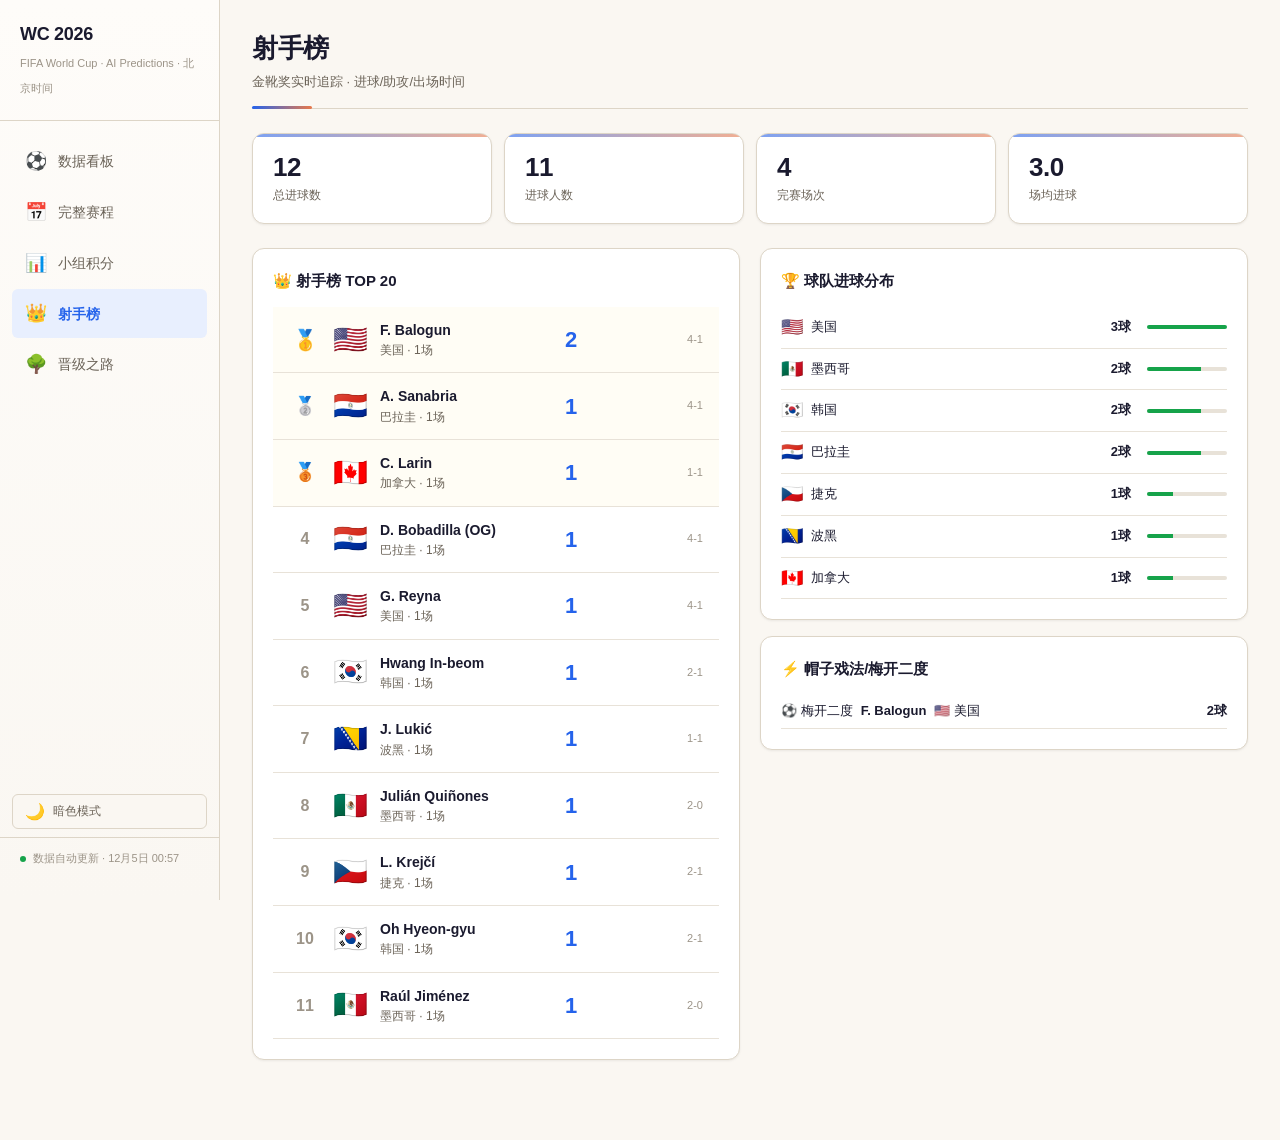
<file: scorers.html>
<!DOCTYPE html>
<html lang="zh-CN">
<head>
<meta charset="UTF-8">
<meta name="viewport" content="width=device-width, initial-scale=1.0">
<meta name="page" content="scorers">
<title>2026 世界杯 · 射手榜</title>
<link rel="stylesheet" href="css/style.css">
<style>
  .scorer-row {
    display: flex;
    align-items: center;
    gap: 12px;
    padding: 12px 16px;
    border-bottom: 1px solid var(--border);
    transition: background .15s;
  }
  .scorer-row:hover { background: #fdfaf5; }
  [data-theme="dark"] .scorer-row:hover { background: #2a2a42; }
  .scorer-rank {
    font-size: 16px;
    font-weight: 700;
    min-width: 32px;
    text-align: center;
    color: var(--text-muted);
  }
  .scorer-rank.gold { color: #f0b90b; font-size: 20px; }
  .scorer-rank.silver { color: #9ca3af; font-size: 18px; }
  .scorer-rank.bronze { color: #d97706; font-size: 18px; }
  .scorer-flag { font-size: 28px; line-height: 1; }
  .scorer-info { flex: 1; }
  .scorer-name { font-weight: 600; font-size: 14px; }
  .scorer-team { font-size: 12px; color: var(--text-secondary); }
  .scorer-goals {
    font-size: 22px;
    font-weight: 800;
    min-width: 40px;
    text-align: center;
    color: var(--accent);
  }
  .scorer-detail {
    font-size: 11px;
    color: var(--text-muted);
    min-width: 100px;
    text-align: right;
  }
  .leader-highlight { background: #fffdf5; }
  [data-theme="dark"] .leader-highlight { background: #2a281a; }

  .group-section { margin-bottom: 32px; }
  .scorers-grid { display: grid; grid-template-columns: 1fr 1fr; gap: 20px; }
  @media (max-width: 768px) { .scorers-grid { grid-template-columns: 1fr; } }
</style>
</head>
<body>
<div class="app-layout">

<nav class="sidebar" id="sidebar"></nav>

<main class="main-content">
  <div class="page-header">
    <h1>射手榜</h1>
    <p>金靴奖实时追踪 · 进球/助攻/出场时间</p>
  </div>

  <div class="stats-grid" id="statsBar"></div>

  <div class="scorers-grid">
    <div>
      <div class="card" style="margin-bottom:16px">
        <div class="card-header"><span class="card-title">👑 射手榜 TOP 20</span></div>
        <div id="scorerList"><p style="color:var(--text-muted);font-size:13px;padding:20px;text-align:center">暂无进球数据</p></div>
      </div>
    </div>
    <div>
      <div class="card" style="margin-bottom:16px">
        <div class="card-header"><span class="card-title">🏆 球队进球分布</span></div>
        <div id="teamGoals"><p style="color:var(--text-muted);font-size:13px;padding:20px;text-align:center">暂无数据</p></div>
      </div>
      <div class="card">
        <div class="card-header"><span class="card-title">⚡ 帽子戏法/梅开二度</span></div>
        <div id="specialAchievements"><p style="color:var(--text-muted);font-size:13px;padding:20px;text-align:center">暂无</p></div>
      </div>
    </div>
  </div>
</main>

</div>

<script src="js/data.js"></script>
<script src="js/squads.js"></script>
<script src="js/ratings.js"></script>
<script src="js/shared.js"></script>
<script>
(function() {
  const finished = getFinishedMatches();

  // Stats
  const totalGoals = finished.reduce((s,m) => s + (m.score?.h||0) + (m.score?.a||0), 0);
  const totalMatches = finished.length;
  const uniqueScorers = new Set();

  // Collect ALL goals from finished matches
  const allScorers = {}; // player name → {goals, team, matches}
  const teamGoalCount = {}; // team code → goals

  finished.forEach(m => {
    if (!m.events) return;
    m.events.filter(e => e.t === 'goal').forEach(e => {
      const teamCode = e.team === 'MEX' ? m.home : e.team === 'RSA' ? m.away :
                       e.team === 'KOR' ? m.home : e.team === 'CZE' ? m.away :
                       e.team; // fallback

      // Try to determine which team the player belongs to
      const playerTeam = m.events.find(ev => ev.p === e.p)?.team || '';
      const actualTeam = playerTeam === 'MEX' ? m.home : playerTeam === 'RSA' ? m.away :
                         playerTeam === 'KOR' ? m.home : playerTeam === 'CZE' ? m.away :
                         playerTeam || '';

      const tCode = actualTeam || m.home; // fallback to home

      if (!allScorers[e.p]) {
        allScorers[e.p] = { name: e.p, goals: 0, team: tCode, matches: [] };
      }
      allScorers[e.p].goals++;
      if (!allScorers[e.p].matches.includes(m.id)) allScorers[e.p].matches.push(m.id);
      uniqueScorers.add(e.p);

      // Team goal count
      if (!teamGoalCount[tCode]) teamGoalCount[tCode] = 0;
      teamGoalCount[tCode]++;
    });
  });

  document.getElementById('statsBar').innerHTML = `
    <div class="stat-card"><div class="stat-value">${totalGoals}</div><div class="stat-label">总进球数</div></div>
    <div class="stat-card"><div class="stat-value">${uniqueScorers.size}</div><div class="stat-label">进球人数</div></div>
    <div class="stat-card"><div class="stat-value">${totalMatches}</div><div class="stat-label">完赛场次</div></div>
    <div class="stat-card"><div class="stat-value">${totalMatches > 0 ? (totalGoals/totalMatches).toFixed(1) : '—'}</div><div class="stat-label">场均进球</div></div>
  `;

  // Top scorers list
  const sorted = Object.values(allScorers).sort((a,b) => b.goals - a.goals || a.name.localeCompare(b.name));
  const top20 = sorted.slice(0, 20);

  if (top20.length > 0) {
    document.getElementById('scorerList').innerHTML = top20.map((p, i) => {
      const team = TEAMS[p.team];
      const rankClass = i === 0 ? 'gold' : i === 1 ? 'silver' : i === 2 ? 'bronze' : '';
      const highlightClass = i < 3 ? ' leader-highlight' : '';
      const rankIcon = i === 0 ? '🥇' : i === 1 ? '🥈' : i === 2 ? '🥉' : (i+1);
      return `<div class="scorer-row${highlightClass}">
        <div class="scorer-rank ${rankClass}">${rankIcon}</div>
        <div class="scorer-flag" onclick="showTeamModal('${p.team}')" title="查看${team?.name||''}阵容" style="cursor:pointer">${team?.flag||'🏳'}</div>
        <div class="scorer-info">
          <div class="scorer-name">${p.name}</div>
          <div class="scorer-team">${team?.name||p.team} · ${p.matches.length}场</div>
        </div>
        <div class="scorer-goals">${p.goals}</div>
        <div class="scorer-detail">${p.matches.map(id => {
          const m = getMatch(id);
          return m ? `${m.score.h}-${m.score.a}` : '';
        }).filter(Boolean).join(' / ')}</div>
      </div>`;
    }).join('');
  }

  // Team goals distribution
  const teamGoalsSorted = Object.entries(teamGoalCount).sort((a,b) => b[1] - a[1]);
  if (teamGoalsSorted.length > 0) {
    const maxGoals = teamGoalsSorted[0][1];
    document.getElementById('teamGoals').innerHTML = teamGoalsSorted.map(([code, goals]) => {
      const team = TEAMS[code];
      const pct = Math.round(goals / maxGoals * 100);
      return `<div style="display:flex;align-items:center;gap:8px;padding:6px 0;border-bottom:1px solid var(--border);font-size:13px">
        <span style="font-size:18px">${team?.flag||'🏳'}</span>
        <span style="flex:1;font-weight:500">${team?.name||code}</span>
        <span style="font-weight:700;margin-right:8px">${goals}球</span>
        <div class="prob-bar" style="width:80px"><div class="prob-fill win" style="width:${pct}%"></div></div>
      </div>`;
    }).join('');
  }

  // Hat-tricks / braces
  const multiGoal = sorted.filter(p => p.goals >= 2);
  if (multiGoal.length > 0) {
    document.getElementById('specialAchievements').innerHTML = multiGoal.map(p => {
      const label = p.goals >= 3 ? '🎩 帽子戏法' : '⚽ 梅开二度';
      const team = TEAMS[p.team];
      return `<div style="display:flex;align-items:center;gap:8px;padding:6px 0;border-bottom:1px solid var(--border);font-size:13px">
        <span>${label}</span>
        <span style="font-weight:600">${p.name}</span>
        <span>${team?.flag||''} ${team?.name||p.team}</span>
        <span style="font-weight:700;margin-left:auto">${p.goals}球</span>
      </div>`;
    }).join('');
  } else if (totalGoals > 0) {
    document.getElementById('specialAchievements').innerHTML = '<p style="color:var(--text-muted);font-size:13px;text-align:center;padding:12px">尚无球员单场进球≥2</p>';
  }
})();
</script>
</body>
</html>
</file>
<file: css/style.css>
*, *::before, *::after { box-sizing: border-box; margin: 0; padding: 0; }

:root {
  --bg: #faf7f2;
  --bg-warm: #f5f0e8;
  --card: #ffffff;
  --text: #1a1a2e;
  --text-secondary: #6b6358;
  --text-muted: #9c9488;
  --border: #e8e2d8;
  --border-warm: #ddd5c7;
  --accent: #2563eb;
  --accent-light: #e8effe;
  --accent-dark: #1d4ed8;
  --accent-warm: #e8794b;
  --accent-warm-light: #fef3ed;
  --green: #16a34a;
  --green-light: #dcfce7;
  --red: #dc2626;
  --red-light: #fef2f2;
  --amber: #d97706;
  --amber-light: #fffbf0;
  --purple: #7c3aed;
  --purple-light: #f5f3ff;
  --shadow: 0 1px 3px rgba(0,0,0,.04), 0 1px 2px rgba(0,0,0,.03);
  --shadow-md: 0 4px 12px rgba(0,0,0,.05), 0 2px 4px rgba(0,0,0,.03);
  --shadow-lg: 0 8px 24px rgba(0,0,0,.07), 0 4px 8px rgba(0,0,0,.03);
  --radius: 12px;
  --radius-sm: 8px;
  --radius-xs: 6px;
}

body {
  font-family: -apple-system, BlinkMacSystemFont, "Segoe UI", Roboto, "Helvetica Neue", Arial, "Noto Sans SC", sans-serif;
  background: var(--bg);
  color: var(--text);
  line-height: 1.6;
  min-height: 100vh;
}

a { color: inherit; text-decoration: none; }

/* Layout */
.app-layout {
  display: flex;
  min-height: 100vh;
}

/* Sidebar */
.sidebar {
  width: 220px;
  background: linear-gradient(180deg, #fefcf9 0%, #faf7f2 100%);
  border-right: 1px solid var(--border-warm);
  padding: 20px 0;
  position: fixed;
  top: 0; left: 0; bottom: 0;
  z-index: 100;
  display: flex;
  flex-direction: column;
  overflow-y: auto;
}

.sidebar-brand {
  padding: 0 20px 20px;
  border-bottom: 1px solid var(--border-warm);
  margin-bottom: 8px;
}
.sidebar-brand h2 {
  font-size: 18px;
  font-weight: 700;
  letter-spacing: -.3px;
}
.sidebar-brand span {
  font-size: 11px;
  color: var(--text-muted);
}

.sidebar-nav {
  flex: 1;
  padding: 8px 12px;
  display: flex;
  flex-direction: column;
  gap: 2px;
}
.nav-item {
  display: flex;
  align-items: center;
  gap: 10px;
  padding: 10px 12px;
  border-radius: var(--radius-xs);
  font-size: 14px;
  font-weight: 500;
  color: var(--text-secondary);
  transition: all .15s;
  cursor: pointer;
  border: none;
  background: none;
  width: 100%;
  text-align: left;
}
.nav-item:hover { background: var(--bg); color: var(--text); }
.nav-item.active {
  background: var(--accent-light);
  color: var(--accent);
  font-weight: 600;
}
.nav-icon {
  font-size: 18px;
  width: 24px;
  text-align: center;
  flex-shrink: 0;
}

.sidebar-footer {
  padding: 12px 20px;
  border-top: 1px solid var(--border-warm);
  font-size: 11px;
  color: var(--text-muted);
}
.live-dot {
  display: inline-block;
  width: 6px; height: 6px;
  background: var(--green);
  border-radius: 50%;
  margin-right: 4px;
  animation: pulse 2s infinite;
}
@keyframes pulse {
  0%, 100% { opacity: 1; }
  50% { opacity: .3; }
}

/* Main */
.main-content {
  margin-left: 220px;
  flex: 1;
  padding: 28px 32px 64px;
  max-width: 1300px;
  width: 100%;
}

/* Page header */
.page-header {
  margin-bottom: 24px;
  padding-bottom: 16px;
  border-bottom: 1px solid var(--border-warm);
  position: relative;
}
.page-header::after {
  content: '';
  position: absolute;
  bottom: -1px; left: 0;
  width: 60px;
  height: 3px;
  background: linear-gradient(90deg, var(--accent), var(--accent-warm));
  border-radius: 3px;
}
.page-header h1 {
  font-size: 26px;
  font-weight: 700;
  letter-spacing: -.5px;
}
.page-header p {
  font-size: 13px;
  color: var(--text-secondary);
  margin-top: 2px;
}

/* Cards */
.card {
  background: var(--card);
  border-radius: var(--radius);
  box-shadow: var(--shadow);
  padding: 20px;
  border: 1px solid var(--border-warm);
}
.card-header {
  display: flex;
  align-items: center;
  justify-content: space-between;
  margin-bottom: 14px;
}
.card-title {
  font-size: 15px;
  font-weight: 600;
}

/* Stats grid */
.stats-grid {
  display: grid;
  grid-template-columns: repeat(auto-fit, minmax(160px, 1fr));
  gap: 12px;
  margin-bottom: 24px;
}
.stat-card {
  background: var(--card);
  border-radius: var(--radius);
  padding: 18px 20px;
  box-shadow: var(--shadow);
  border: 1px solid var(--border-warm);
  position: relative;
  overflow: hidden;
}
.stat-card::after {
  content: '';
  position: absolute;
  top: 0; left: 0; right: 0;
  height: 3px;
  background: linear-gradient(90deg, var(--accent), var(--accent-warm));
  opacity: .6;
}
.stat-value {
  font-size: 26px;
  font-weight: 700;
  letter-spacing: -.5px;
  line-height: 1.2;
}
.stat-label {
  font-size: 12px;
  color: var(--text-secondary);
  margin-top: 2px;
}
.stat-sub {
  font-size: 11px;
  margin-top: 2px;
}
.stat-sub.up { color: var(--green); }
.stat-sub.down { color: var(--red); }

/* Badges */
.badge {
  display: inline-flex;
  align-items: center;
  padding: 3px 10px;
  border-radius: 100px;
  font-size: 11px;
  font-weight: 600;
  letter-spacing: .3px;
}
.badge-live { background: var(--red-light); color: var(--red); }
.badge-finished { background: #f3f4f6; color: var(--text-secondary); }
.badge-upcoming { background: var(--accent-light); color: var(--accent); }
.badge-group { background: var(--accent-warm-light); color: var(--accent-warm); }

/* Buttons */
.btn {
  display: inline-flex;
  align-items: center;
  gap: 6px;
  padding: 8px 16px;
  border-radius: var(--radius-xs);
  font-size: 13px;
  font-weight: 500;
  border: 1px solid var(--border);
  background: var(--card);
  cursor: pointer;
  transition: all .15s;
}
.btn:hover { background: var(--bg); }
.btn-primary {
  background: var(--accent);
  color: #fff;
  border-color: var(--accent);
}
.btn-primary:hover { background: var(--accent-dark); }
.btn-sm { padding: 4px 10px; font-size: 12px; }

/* Tabs */
.tabs {
  display: flex;
  gap: 4px;
  background: var(--bg-warm);
  padding: 4px;
  border-radius: var(--radius-sm);
  width: fit-content;
}
.tab {
  padding: 7px 14px;
  border: none;
  background: transparent;
  font-size: 13px;
  font-weight: 500;
  cursor: pointer;
  border-radius: 6px;
  color: var(--text-secondary);
  transition: all .15s;
  white-space: nowrap;
}
.tab.active {
  background: var(--card);
  color: var(--text);
  box-shadow: var(--shadow);
}
.tab:hover:not(.active) { color: var(--text); }

/* Tables */
.table-wrap { overflow-x: auto; }
table {
  width: 100%;
  border-collapse: collapse;
  font-size: 13px;
}
th {
  text-align: left;
  font-weight: 500;
  color: var(--text-secondary);
  font-size: 11px;
  text-transform: uppercase;
  letter-spacing: .5px;
  padding: 10px 12px;
  border-bottom: 2px solid var(--border);
}
td {
  padding: 10px 12px;
  border-bottom: 1px solid var(--border);
}
tr:hover td { background: #fdfaf5; }
.team-cell {
  display: flex;
  align-items: center;
  gap: 8px;
}
.team-flag-sm { font-size: 24px; width: 32px; text-align: center; line-height: 1; }
.team-name-cell { font-weight: 500; }
.pts { font-weight: 700; }

/* Qualification markers */
.q-zone-auto { border-left: 3px solid var(--green); }  /* top 2 auto qualify */
.q-zone-playoff { border-left: 3px solid var(--amber); } /* 3rd place playoff */
.q-zone-out { opacity: .45; }

/* Match card (compact) */
.match-row {
  display: flex;
  align-items: center;
  gap: 16px;
  padding: 14px 18px;
  background: var(--card);
  border-radius: var(--radius-sm);
  box-shadow: var(--shadow);
  cursor: pointer;
  transition: box-shadow .15s, transform .15s;
  margin-bottom: 8px;
  border: 1px solid transparent;
}
.match-row:hover {
  box-shadow: var(--shadow-md);
  transform: translateY(-1px);
  border-color: var(--border-warm);
}
.match-row .time-col { font-size: 12px; color: var(--text-secondary); min-width: 40px; }
.match-row .teams-col { flex: 1; }
.match-row .team-line {
  display: flex;
  align-items: center;
  gap: 8px;
  font-size: 14px;
  padding: 2px 0;
}
.match-row .team-line .name { font-weight: 500; }
.match-row .team-line .name.dim { color: var(--text-secondary); }
.match-row .score-col {
  display: flex;
  flex-direction: column;
  align-items: center;
  gap: 2px;
}
.match-row .score-val {
  font-size: 18px;
  font-weight: 700;
  font-variant-numeric: tabular-nums;
  min-width: 24px;
  text-align: center;
}
.match-row .score-val.dim { color: var(--text-muted); }
.match-row .score-pred {
  font-size: 10px;
  color: var(--text-muted);
}
.match-row .venue-col { font-size: 11px; color: var(--text-muted); max-width: 120px; text-align: right; }

/* Probability bar */
.prob-bar {
  height: 4px;
  background: var(--border);
  border-radius: 2px;
  overflow: hidden;
  display: flex;
}
.prob-fill { height: 100%; transition: width .4s ease; }
.prob-fill.win { background: var(--green); }
.prob-fill.draw { background: var(--amber); }
.prob-fill.lose { background: var(--red); }

/* Grid layouts */
.grid-2 { display: grid; grid-template-columns: 1fr 1fr; gap: 20px; }
.grid-3 { display: grid; grid-template-columns: repeat(3, 1fr); gap: 16px; }
.grid-4 { display: grid; grid-template-columns: repeat(4, 1fr); gap: 16px; }

/* Match detail */
.detail-hero {
  display: flex;
  align-items: center;
  justify-content: center;
  gap: 48px;
  padding: 36px 32px;
  text-align: center;
  background: linear-gradient(135deg, #fefcf9 0%, #faf7f2 50%, #fefcf9 100%);
  border-radius: var(--radius);
}
.detail-team { display: flex; flex-direction: column; align-items: center; gap: 8px; }
.detail-flag {
  font-size: 72px;
  line-height: 1;
  filter: drop-shadow(0 2px 6px rgba(0,0,0,.12));
  transition: transform .2s;
}
.detail-team:hover .detail-flag { transform: scale(1.08); }
.detail-name { font-size: 22px; font-weight: 700; }
.detail-rank { font-size: 12px; color: var(--text-secondary); }
.detail-score { font-size: 48px; font-weight: 800; letter-spacing: -2px; }
.detail-score-sep { font-size: 24px; color: var(--text-muted); }
.detail-meta {
  text-align: center;
  font-size: 13px;
  color: var(--text-secondary);
  margin-bottom: 20px;
}

/* Analysis boxes */
.analysis-box {
  background: #fdfaf5;
  border-radius: var(--radius-sm);
  padding: 16px;
  margin: 12px 0;
  font-size: 13px;
  line-height: 1.8;
  color: var(--text-secondary);
}
.analysis-box.correct { background: var(--green-light); border-left: 3px solid var(--green); }
.analysis-box.wrong { background: var(--red-light); border-left: 3px solid var(--red); }

/* Odds table */
.odds-grid {
  display: grid;
  grid-template-columns: repeat(3, 1fr);
  gap: 8px;
  text-align: center;
}
.odds-item {
  padding: 12px;
  background: #fdfaf5;
  border-radius: var(--radius-xs);
  border: 1px solid var(--border-warm);
}
.odds-label { font-size: 11px; color: var(--text-secondary); text-transform: uppercase; }
.odds-value { font-size: 20px; font-weight: 700; margin-top: 2px; }
.odds-move { font-size: 11px; margin-top: 2px; }

/* Spinner */
.spinner {
  width: 20px; height: 20px;
  border: 2px solid var(--border);
  border-top-color: var(--accent);
  border-radius: 50%;
  animation: spin .6s linear infinite;
}
@keyframes spin { to { transform: rotate(360deg); } }

/* Toast */
.toast {
  position: fixed;
  bottom: 24px;
  right: 24px;
  background: var(--text);
  color: #fff;
  padding: 12px 20px;
  border-radius: var(--radius-xs);
  font-size: 13px;
  z-index: 999;
  animation: slideUp .3s ease;
}
@keyframes slideUp {
  from { opacity: 0; transform: translateY(10px); }
  to { opacity: 1; transform: translateY(0); }
}

/* Team Modal */
.team-modal-overlay {
  position: fixed; inset: 0;
  background: rgba(0,0,0,.35);
  z-index: 200;
  display: flex;
  align-items: center;
  justify-content: center;
  animation: fadeIn .2s ease;
}
@keyframes fadeIn { from { opacity: 0; } to { opacity: 1; } }

.team-modal {
  background: var(--card);
  border-radius: var(--radius);
  box-shadow: var(--shadow-lg);
  width: 520px;
  max-height: 80vh;
  overflow-y: auto;
  animation: modalUp .25s ease;
}
@keyframes modalUp { from { opacity: 0; transform: translateY(16px) scale(.98); } to { opacity: 1; transform: translateY(0) scale(1); } }

.team-modal-header {
  padding: 20px 24px 16px;
  border-bottom: 1px solid var(--border-warm);
  display: flex;
  align-items: center;
  justify-content: space-between;
}
.team-modal-header .tm-flag { font-size: 40px; }
.team-modal-header .tm-info { flex: 1; margin-left: 14px; }
.team-modal-header .tm-name { font-size: 20px; font-weight: 700; }
.team-modal-header .tm-meta { font-size: 12px; color: var(--text-secondary); }
.team-modal-close {
  background: none; border: none; font-size: 22px;
  cursor: pointer; color: var(--text-muted); padding: 4px 8px;
  border-radius: var(--radius-xs);
}
.team-modal-close:hover { background: var(--bg); color: var(--text); }

.team-modal-body { padding: 16px 24px 24px; }
.tm-formation { font-size: 12px; color: var(--text-muted); margin-bottom: 14px; }
.tm-formation strong { color: var(--text); }

.tm-roster { width: 100%; border-collapse: collapse; }
.tm-roster th {
  text-align: left; font-size: 10px; text-transform: uppercase;
  letter-spacing: .5px; color: var(--text-muted); padding: 8px 6px;
  border-bottom: 2px solid var(--border);
}
.tm-roster td { padding: 8px 6px; border-bottom: 1px solid var(--border); font-size: 13px; }
.tm-roster tr:hover td { background: #fdfaf5; }
.tm-num { font-weight: 700; color: var(--accent); width: 32px; text-align: center; }
.tm-player { font-weight: 500; }
.tm-pos { color: var(--text-secondary); font-size: 11px; }
.tm-goals { text-align: center; font-weight: 600; }
.tm-goals.has { color: var(--green); }

/* ============================================================
   Dark Mode
   ============================================================ */
[data-theme="dark"] {
  --bg: #1a1a2e;
  --bg-warm: #222236;
  --card: #252540;
  --text: #e8e6e0;
  --text-secondary: #a09c94;
  --text-muted: #6b6560;
  --border: #383850;
  --border-warm: #3a3a52;
  --accent-light: #1e3050;
  --green-light: #1a3026;
  --red-light: #301a1a;
  --amber-light: #302a18;
  --accent-warm-light: #302018;
  --purple-light: #2a2038;
  --shadow: 0 1px 3px rgba(0,0,0,.2), 0 1px 2px rgba(0,0,0,.15);
  --shadow-md: 0 4px 12px rgba(0,0,0,.3), 0 2px 4px rgba(0,0,0,.15);
  --shadow-lg: 0 8px 24px rgba(0,0,0,.4), 0 4px 8px rgba(0,0,0,.2);
}
[data-theme="dark"] .sidebar {
  background: linear-gradient(180deg, #1e1e35 0%, #1a1a2e 100%);
}
[data-theme="dark"] tr:hover td { background: #2a2a42; }
[data-theme="dark"] .analysis-box { background: #222238; }
[data-theme="dark"] .odds-item { background: #222238; }
[data-theme="dark"] .tm-roster tr:hover td { background: #2a2a42; }
[data-theme="dark"] .detail-hero {
  background: linear-gradient(135deg, #1e1e38 0%, #222240 50%, #1e1e38 100%);
}
[data-theme="dark"] .badge-finished { background: #2a2a42; color: #999; }
[data-theme="dark"] .match-row:hover { background: #2a2a42; }
[data-theme="dark"] .team-modal-overlay { background: rgba(0,0,0,.6); }
[data-theme="dark"] .tabs { background: var(--bg-warm); }

/* Dark mode toggle button */
.theme-toggle {
  display: flex;
  align-items: center;
  gap: 8px;
  padding: 8px 12px;
  margin: 0 12px 8px;
  border: 1px solid var(--border-warm);
  border-radius: var(--radius-xs);
  background: var(--bg);
  cursor: pointer;
  font-size: 12px;
  color: var(--text-secondary);
  transition: all .2s;
}
.theme-toggle:hover { background: var(--border-warm); color: var(--text); }
.theme-toggle-icon { font-size: 16px; line-height: 1; }

/* Responsive */
@media (max-width: 768px) {
  .team-modal { width: 94vw; max-height: 85vh; }
  .sidebar { display: none; }
  .main-content { margin-left: 0; padding: 16px; }
  .grid-2, .grid-3, .grid-4 { grid-template-columns: 1fr; }
  .detail-hero { gap: 20px; padding: 20px; }
  .detail-score { font-size: 32px; }
  .detail-flag { font-size: 48px; }
}
</file>
